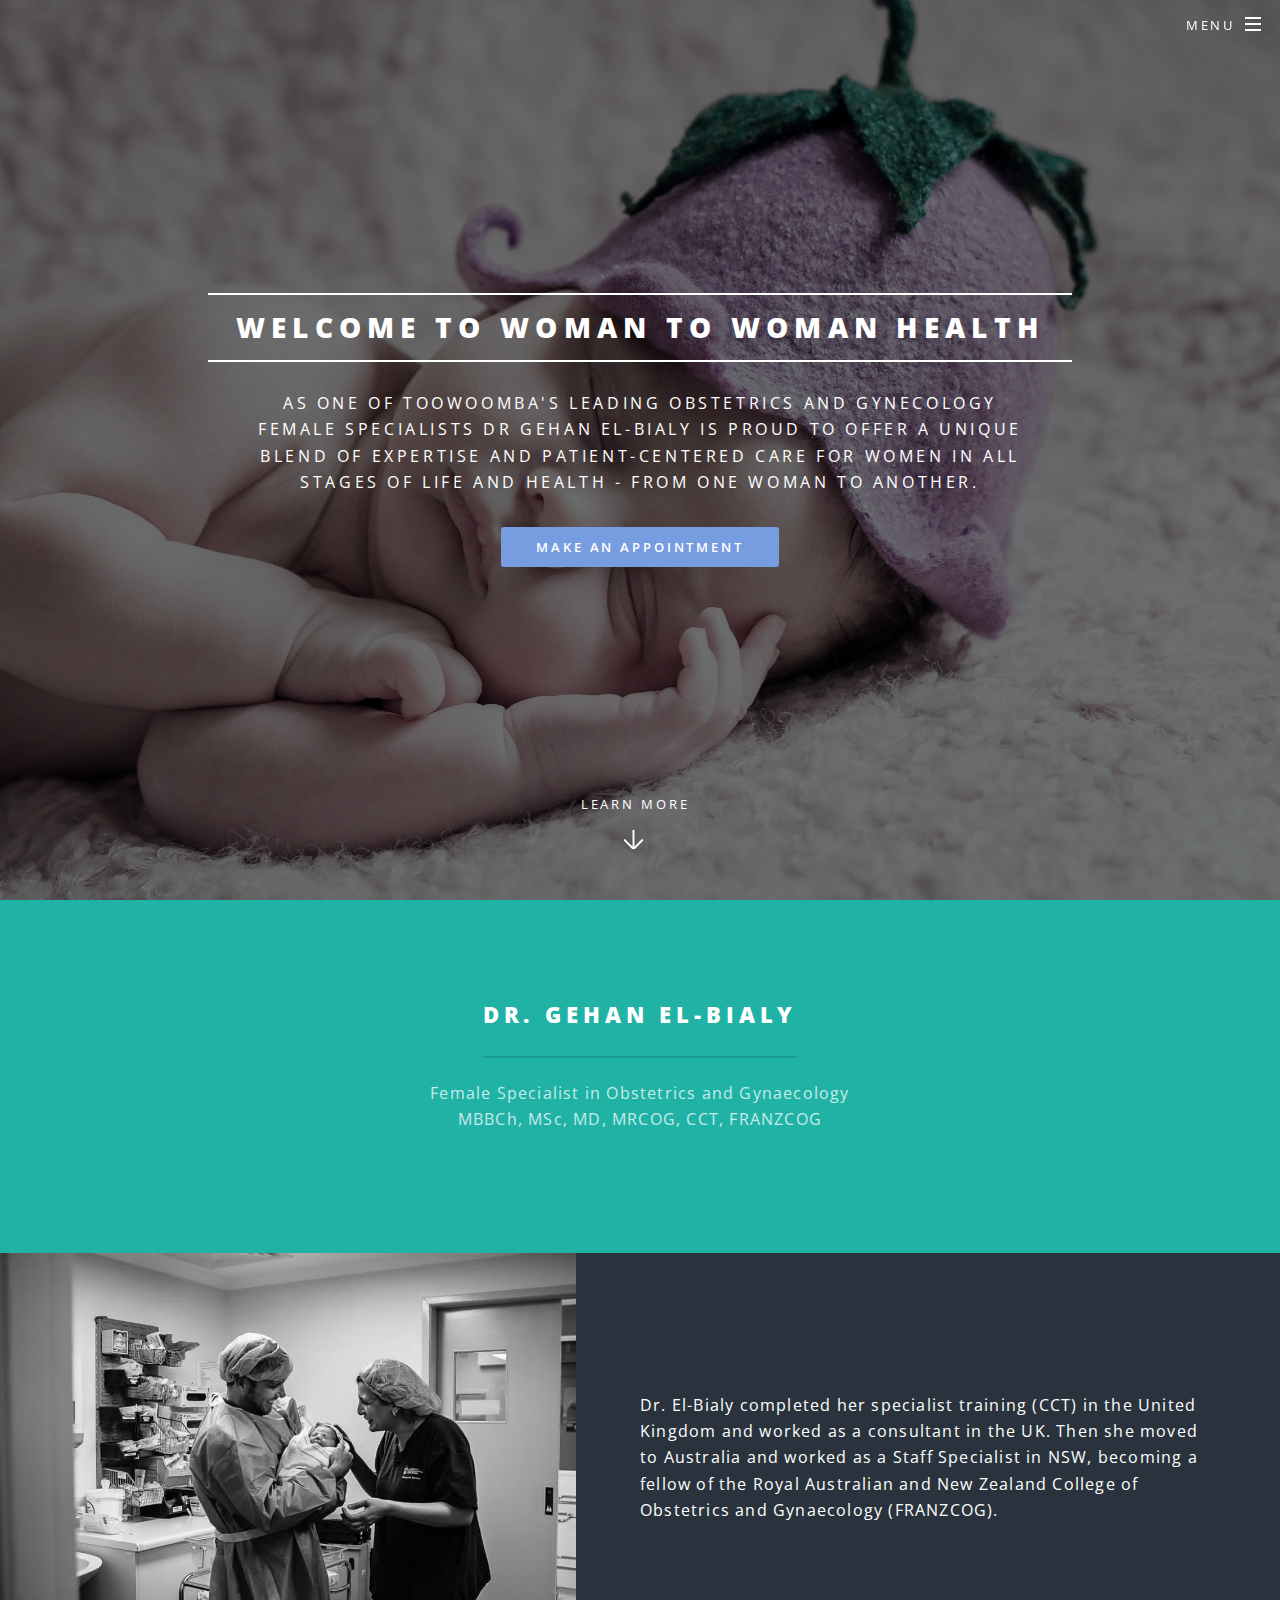
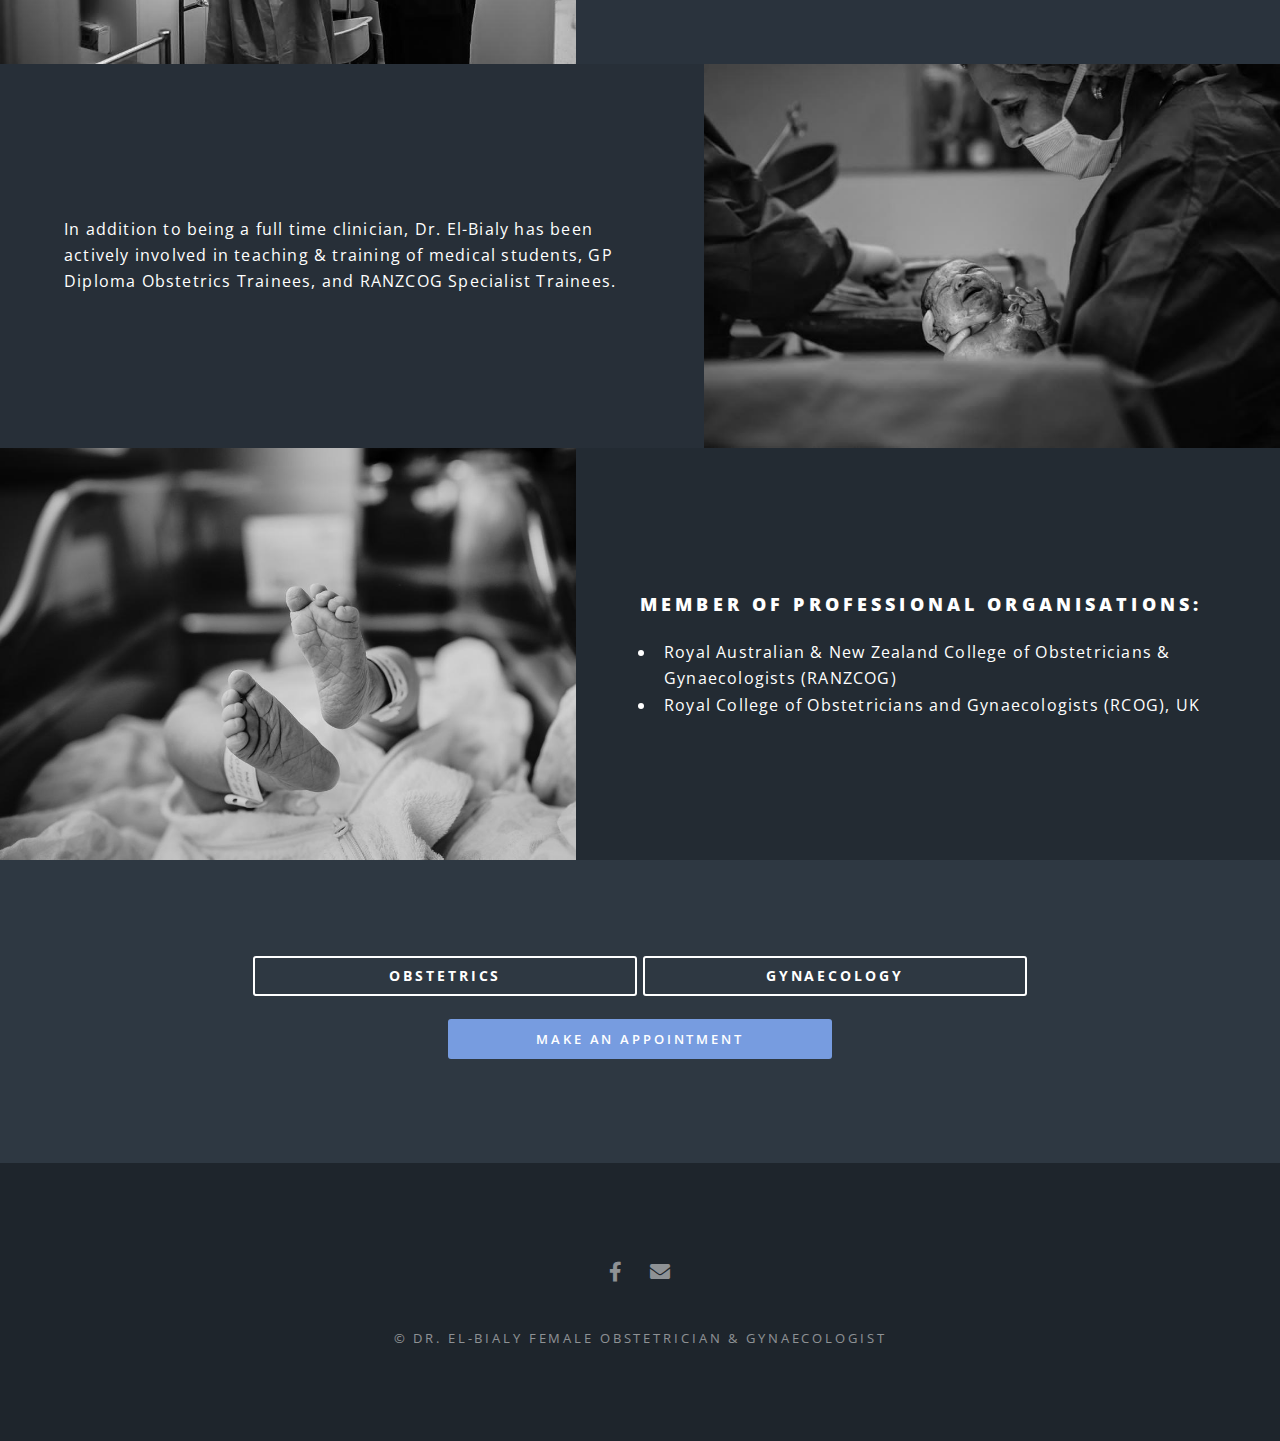
<file: index.html>
<!DOCTYPE html>
<html>
	<head>
		<title>Dr Gehan El-Bialy Female Obstetrician-Gynecologist Toowoomba</title>
		<link rel="icon" href="/images/icon.jpeg" type="image/x-icon" />
		<meta charset="utf-8" />
		<meta
			name="viewport"
			content="width=device-width, initial-scale=1, user-scalable=no"
		/>
		<meta name="robots" content="index, follow" />
		<meta
			name="description"
			content="Dr. El-Bialy, one of Toowoomba’s leading female Obstetrics & Gynaecology Specialist, has over 20 years experience, offering patient-centered care to all women."
		/>
		<link rel="stylesheet" href="assets/css/main.css" />
		<noscript><link rel="stylesheet" href="assets/css/noscript.css" /></noscript>
	</head>
	<body class="landing is-preload">
		<!-- Page Wrapper -->
		<div id="page-wrapper">
			<!-- Header -->
			<header id="header" class="alt">
				<h1><a href="index.html">Dr.El-Bialy</a></h1>
				<nav id="nav">
					<ul>
						<li class="special">
							<a href="#menu" class="menuToggle"><span>Menu</span></a>
							<div id="menu">
								<ul>
									<li><a href="index.html">Home</a></li>
									<li><a href="obstetrics.html">Obstetrics Services</a></li>
									<li><a href="GynaecologyWithPhoto.html">Gynaecology Services</a></li>
									<li><a href="contact.html">Contact Us</a></li>
								</ul>
							</div>
						</li>
					</ul>
				</nav>
			</header>

			<!-- Banner -->
			<section id="banner">
				<div class="inner">
					<h2>Welcome to Woman to Woman Health</h2>
					<p>
						As one of Toowoomba's leading Obstetrics and Gynecology <br />
						female specialists Dr Gehan El-Bialy is proud to offer a unique<br />
						blend of expertise and patient-centered care for women in all<br />
						stages of life and health - from one woman to another.
					</p>
					<ul class="actions special">
						<li>
							<a href="contact.html" class="button primary">Make an appointment</a>
						</li>
					</ul>
				</div>
				<a href="#one" class="more scrolly">Learn More</a>
			</section>

			<!-- One -->
			<section id="one" class="wrapper style1 special">
				<div class="inner">
					<header class="major">
						<h2>Dr. Gehan El-Bialy</h2>
						<p>
							Female Specialist in Obstetrics and Gynaecology<br />
							MBBCh, MSc, MD, MRCOG, CCT, FRANZCOG
						</p>
					</header>
				</div>
			</section>

			<!-- Two -->
			<section id="two" class="wrapper alt style2">
				<section class="spotlight">
					<div class="image"><img src="images/3.JPG" alt="" /></div>
					<div class="content">
						<p>
							Dr. El-Bialy completed her specialist training (CCT) in the United
							Kingdom and worked as a consultant in the UK. Then she moved to Australia
							and worked as a Staff Specialist in NSW, becoming a fellow of the Royal
							Australian and New Zealand College of Obstetrics and Gynaecology
							(FRANZCOG).
						</p>
					</div>
				</section>
				<section class="spotlight">
					<div class="image"><img src="images/1.JPG" alt="" /></div>
					<div class="content">
						<p>
							In addition to being a full time clinician, Dr. El-Bialy has been
							actively involved in teaching & training of medical students, GP Diploma
							Obstetrics Trainees, and RANZCOG Specialist Trainees.
						</p>
					</div>
				</section>
				<section class="spotlight">
					<div class="image"><img src="images/5.JPG" alt="" /></div>
					<div class="content">
						<h3>Member of Professional Organisations:</h3>
						<ul>
							<li>
								Royal Australian & New Zealand College of Obstetricians & Gynaecologists
								(RANZCOG)
							</li>
							<li>Royal College of Obstetricians and Gynaecologists (RCOG), UK</li>
						</ul>
					</div>
				</section>
				<!-- <section class="spotlight">
					<div class="image"><img src="images/6.JPG" alt="" /></div>
					<div class="content">
						<h4>Additional Qualifications and Certificates:</h4>
						<ul>
							<li>Advanced Antenatal practice, high-risk pregnancy</li>
							<li>Advanced labour ward module</li>
							<li>Advanced benign gynaecological surgery, hysteroscopy</li>
							<li>Certificate of Obstetric ultrasound scan</li>
						</ul>
					</div>
				</section> -->
			</section>

			<!-- CTA -->
			<section id="cta" class="wrapper style4">
				<div class="align-center">
					<ul class="actions stacked">
						<li>
							<a href="obstetrics.html" class="button fit">
								<strong style="font-size: 1.1em; font-weight: 700">Obstetrics</strong>
							</a>
							<a href="GynaecologyWithPhoto.html" class="button fit">
								<strong style="font-size: 1.1em; font-weight: 700">Gynaecology</strong>
							</a>
						</li>
						<li>
							<a href="contact.html" class="button primary fit">Make An Appointment</a>
						</li>
					</ul>
					<!-- </div> -->
				</div>
			</section>

			<!-- Footer -->
			<footer id="footer">
				<ul class="icons">
					<li>
						<a
							href="https://www.facebook.com/drgehanelbialy/"
							class="icon brands fa-facebook-f"
							><span class="label">Facebook</span></a
						>
					</li>
					<li>
						<a href="mailto:pm.elbialy@gmail.com" class="icon solid fa-envelope"
							><span class="label">Email</span></a
						>
					</li>
				</ul>
				<ul class="copyright">
					<li>&copy; Dr. El-Bialy Female Obstetrician & Gynaecologist</li>
				</ul>
			</footer>
		</div>

		<!-- Scripts -->
		<script src="assets/js/jquery.min.js"></script>
		<script src="assets/js/jquery.scrollex.min.js"></script>
		<script src="assets/js/jquery.scrolly.min.js"></script>
		<script src="assets/js/browser.min.js"></script>
		<script src="assets/js/breakpoints.min.js"></script>
		<script src="assets/js/util.js"></script>
		<script src="assets/js/main.js"></script>
	</body>
</html>
</file>
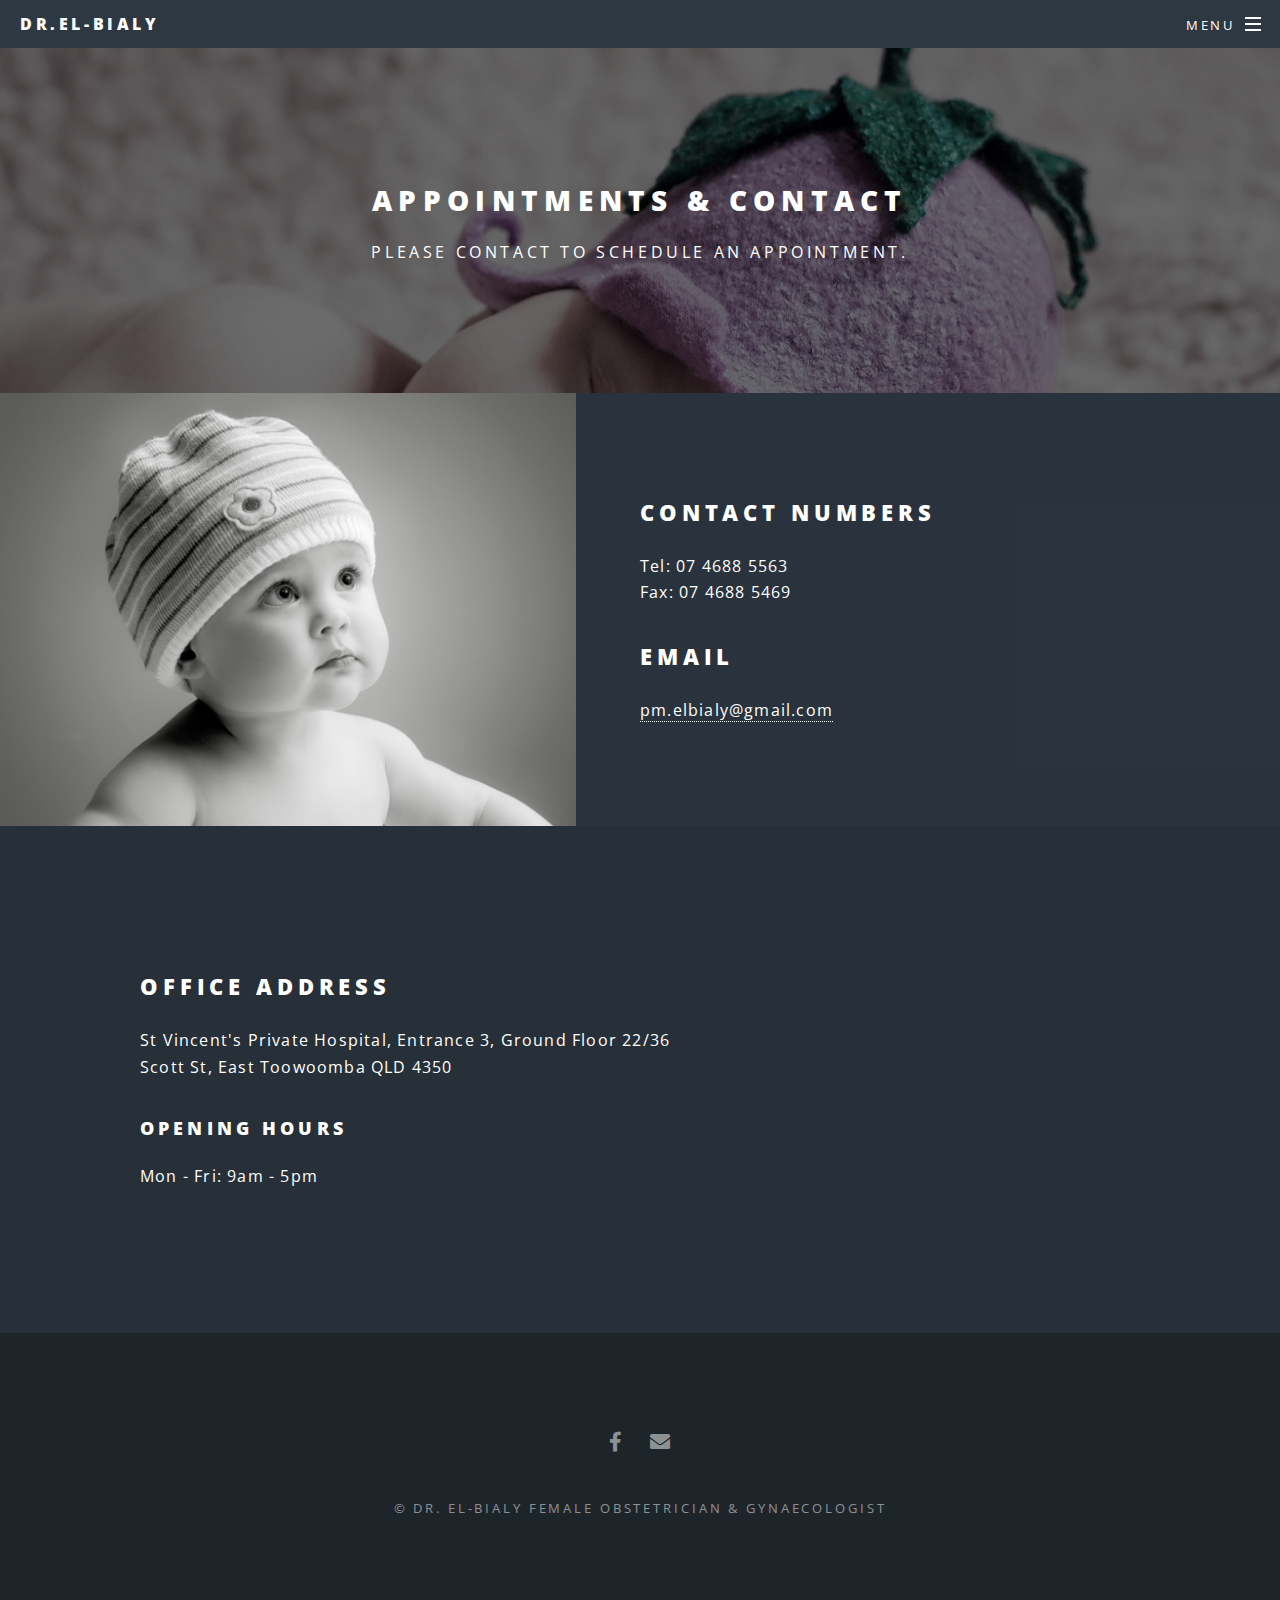
<file: contact.html>
<!DOCTYPE html>
<html>
	<head>
		<title>Dr Gehan El-Bialy Female Obstetrician-Gynecologist Toowoomba | Contact Us</title>
		<link rel="icon" href="/images/icon.jpeg" type="image/x-icon" />
		<meta charset="utf-8" />
		<meta
			name="viewport"
			content="width=device-width, initial-scale=1, user-scalable=no"
		/>
		<meta name="robots" content="index, follow" />
		<meta
			name="description"
			content="Book your appointment with Dr. Gehan El-Bialy and receive the best care from one woman to another."
		/>
		<link rel="stylesheet" href="assets/css/main.css" />
		<noscript><link rel="stylesheet" href="assets/css/noscript.css" /></noscript>
	</head>
	<body class="is-preload">
		<!-- Page Wrapper -->
		<div id="page-wrapper">
			<!-- Header -->
			<header id="header">
				<h1><a href="index.html">Dr.El-Bialy</a></h1>
				<nav id="nav">
					<ul>
						<li class="special">
							<a href="#menu" class="menuToggle"><span>Menu</span></a>
							<div id="menu">
								<ul>
									<li><a href="index.html">Home</a></li>
									<li><a href="obstetrics.html">Obstetrics Services</a></li>
									<li><a href="GynaecologyWithPhoto.html">Gynaecology Services</a></li>
									<li><a href="contact.html">Contact Us</a></li>
								</ul>
							</div>
						</li>
					</ul>
				</nav>
			</header>

			<!-- Main -->
			<article id="main">
				<header>
					<h2>APPOINTMENTS & CONTACT</h2>
					<p>Please contact to schedule an appointment.</p>
				</header>
				<section id="two" class="wrapper alt style2">
					<section class="spotlight">
						<div class="image"><img src="images/9.jpg" alt="" /></div>
						<div class="content">
							<h2>CONTACT NUMBERS</h2>
							<p>
								Tel: 07 4688 5563 </br>Fax: 07 4688 5469
							</p>
							<h2>Email</h2>
							<p>
								<a href=mailto:pm.elbialy@gmail.com>pm.elbialy@gmail.com</a>
							</p>		
						</div>
					</section>
					<section class="spotlight">
						<div class="map"><iframe src="https://www.google.com/maps/embed?pb=!1m18!1m12!1m3!1d3536.8726441638187!2d151.9698040146305!3d-27.566462727423964!2m3!1f0!2f0!3f0!3m2!1i1024!2i768!4f13.1!3m3!1m2!1s0x6b965c18fad01795%3A0xa09e343bb5ca5948!2sSt%20Vincent&#39;s%20Private%20Hospital%20Toowoomba!5e0!3m2!1sen!2seg!4v1617033603808!5m2!1sen!2seg" width="100%" height="500" style="border:0;" allowfullscreen="" loading="lazy"></iframe></div>
						<div class="content">
							<h2>OFFICE ADDRESS</h2>
							<p>
								St Vincent's Private Hospital, Entrance 3, Ground Floor 22/36 Scott St, East Toowoomba QLD 4350
							</p>
							<h3>OPENING HOURS</h2>
							<p>
								Mon - Fri: 9am - 5pm
							</p>
						</div>
					</section>
			</article>

			<!-- Footer -->
			<footer id="footer">
				<ul class="icons">
					<li>
						<a href="https://www.facebook.com/drgehanelbialy/" class="icon brands fa-facebook-f"
							><span class="label">Facebook</span></a
						>
					</li>
					<li>
						<a href="mailto:pm.elbialy@gmail.com" class="icon solid fa-envelope"
							><span class="label">Email</span></a
						>
					</li>
				</ul>
				<ul class="copyright">
					<li>&copy; Dr. El-Bialy Female Obstetrician & Gynaecologist</li>
				</ul>
			</footer>
		</div>

		<!-- Scripts -->
		<script src="assets/js/jquery.min.js"></script>
		<script src="assets/js/jquery.scrollex.min.js"></script>
		<script src="assets/js/jquery.scrolly.min.js"></script>
		<script src="assets/js/browser.min.js"></script>
		<script src="assets/js/breakpoints.min.js"></script>
		<script src="assets/js/util.js"></script>
		<script src="assets/js/main.js"></script>
	</body>
</html>
</file>
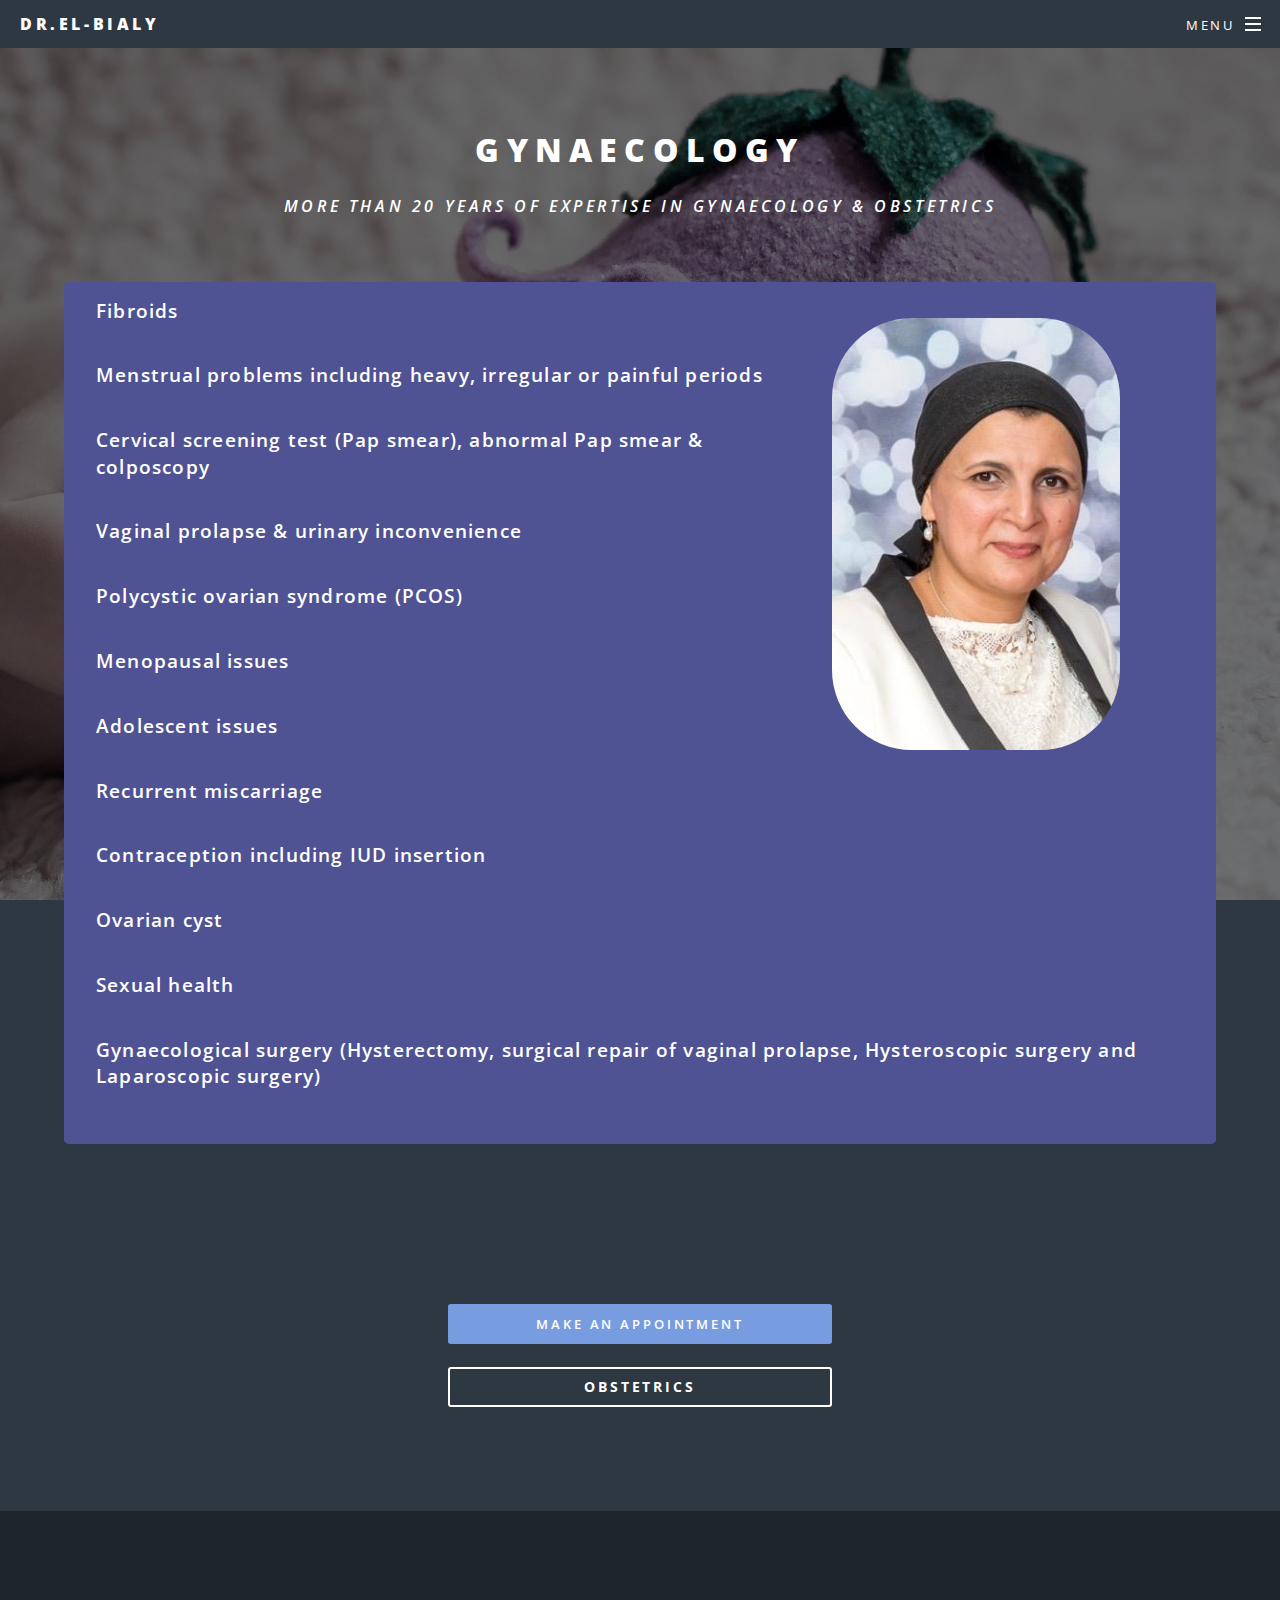
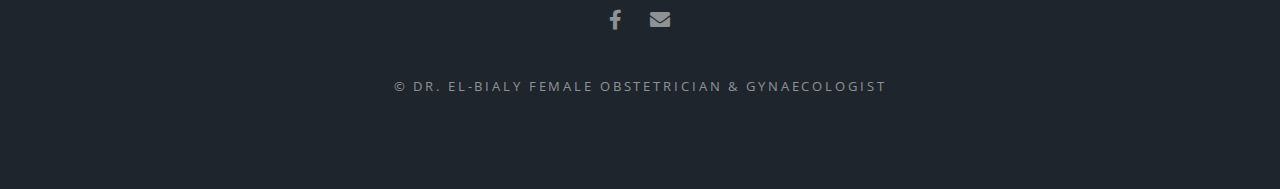
<file: GynaecologyWithPhoto.html>
<!DOCTYPE html>
<html>
	<head>
		<title>Dr Gehan El-Bialy Female Obstetrician-Gynecologist Toowoomba | Gynaecology Services</title>
		<link rel="icon" href="/images/icon.jpeg" type="image/x-icon" />
		<meta charset="utf-8" />
		<meta
			name="viewport"
			content="width=device-width, initial-scale=1, user-scalable=no"
		/>
		<meta name="robots" content="index, follow" />
		<meta
			name="description"
			content="Dr. El-Bialy, one of Toowoomba’s leading female Obstetrics & Gynaecology Specialist, has over 20 years experience, offering patient-centered care to all women."
		/>
		<link rel="stylesheet" href="assets/css/main.css" />
		<noscript><link rel="stylesheet" href="assets/css/noscript.css" /></noscript>
	</head>
	<body class="landing is-preload">
		<!-- Page Wrapper -->
		<div id="page-wrapper">
			<!-- Header -->
			<header id="header">
				<h1><a href="index.html">Dr.El-Bialy</a></h1>
				<nav id="nav">
					<ul>
						<li class="special">
							<a href="#menu" class="menuToggle"><span>Menu</span></a>
							<div id="menu">
								<ul>
									<li><a href="index.html">Home</a></li>
									<li><a href="obstetrics.html">Obstetrics Services</a></li>
									<li><a href="GynaecologyWithPhoto.html">Gynaecology Services</a></li>
									<li><a href="contact.html">Contact Us</a></li>
								</ul>
							</div>
						</li>
					</ul>
				</nav>
			</header>
			<article id="main">
				<section class="wrapper style4">
					<header>
						<h2
							class="align-center"
							style="font-size: 2em; margin-bottom: 0.5em; margin-top: 0.8em"
						>
							Gynaecology
						</h2>
						<h4
							class="align-center"
							style="margin-bottom: 4em; font-style: italic; font-weight: 600"
						>
							More than 20 years of expertise in Gynaecology &amp Obstetrics
						</h4>
					</header>
					<div class="inner-alt" style="padding-left: 2em">
						<div class="image right" style="margin-left: 0%">
							<div class="img-handler">
								<img
									style="
										border-bottom-left-radius: 5em;
										border-top-left-radius: 5em;
										border-bottom-right-radius: 5em;
										border-top-right-radius: 5em;
										margin-left: 4em;
									"
									src="images/10.jpeg"
									alt=""
								/>
							</div>
						</div>
						<p class="fnt-clr-g mar-ri">Fibroids</p>
						<p class="fnt-clr-g mar-ri">
							Menstrual problems including heavy, irregular or painful periods
						</p>
						<p class="fnt-clr-g mar-ri">
							Cervical screening test (Pap smear), abnormal Pap smear & colposcopy
						</p>
						<p class="fnt-clr-g mar-ri">Vaginal prolapse & urinary inconvenience</p>
						<p class="fnt-clr-g mar-ri">Polycystic ovarian syndrome (PCOS)</p>
						<p class="fnt-clr-g mar-ri">Menopausal issues</p>
						<p class="fnt-clr-g mar-ri">Adolescent issues</p>
						<p class="fnt-clr-g mar-ri">Recurrent miscarriage</p>
						<p class="fnt-clr-g mar-ri">Contraception including IUD insertion</p>
						<!-- <p class="fnt-clr-g mar-ri">Pelvic pain</p> -->
						<!-- <p class="fnt-clr-g mar-ri">Endometriosis</p> -->
						<p class="fnt-clr-g mar-ri">Ovarian cyst</p>
						<p class="fnt-clr-g mar-ri">Sexual health</p>
						<p class="fnt-clr-g fnt-clr-g1 mar-ri">
							Gynaecological surgery (Hysterectomy, surgical repair of vaginal
							prolapse, Hysteroscopic surgery and Laparoscopic surgery)
						</p>
					</div>
				</section>
			</article>

			<!-- CTA -->
			<section id="cta" class="wrapper style4">
				<div class="align-center">
					<ul class="actions stacked">
						<li>
							<a href="contact.html" class="button primary fit">Make An Appointment</a>
						</li>
						<li>
							<a href="obstetrics.html" class="button fit">
								<strong style="font-size: 1.1em; font-weight: 700">Obstetrics</strong>
							</a>
						</li>
					</ul>
					<!-- </div> -->
				</div>
			</section>

			<!-- Footer -->
			<footer id="footer">
				<ul class="icons">
					<li>
						<a
							href="https://www.facebook.com/drgehanelbialy/"
							class="icon brands fa-facebook-f"
							><span class="label">Facebook</span></a
						>
					</li>
					<li>
						<a href="mailto:pm.elbialy@gmail.com" class="icon solid fa-envelope"
							><span class="label">Email</span></a
						>
					</li>
				</ul>
				<ul class="copyright">
					<li>&copy; Dr. El-Bialy Female Obstetrician & Gynaecologist</li>
				</ul>
			</footer>
		</div>

		<!-- Scripts -->
		<script src="assets/js/jquery.min.js"></script>
		<script src="assets/js/jquery.scrollex.min.js"></script>
		<script src="assets/js/jquery.scrolly.min.js"></script>
		<script src="assets/js/browser.min.js"></script>
		<script src="assets/js/breakpoints.min.js"></script>
		<script src="assets/js/util.js"></script>
		<script src="assets/js/main.js"></script>
	</body>
</html>
</file>
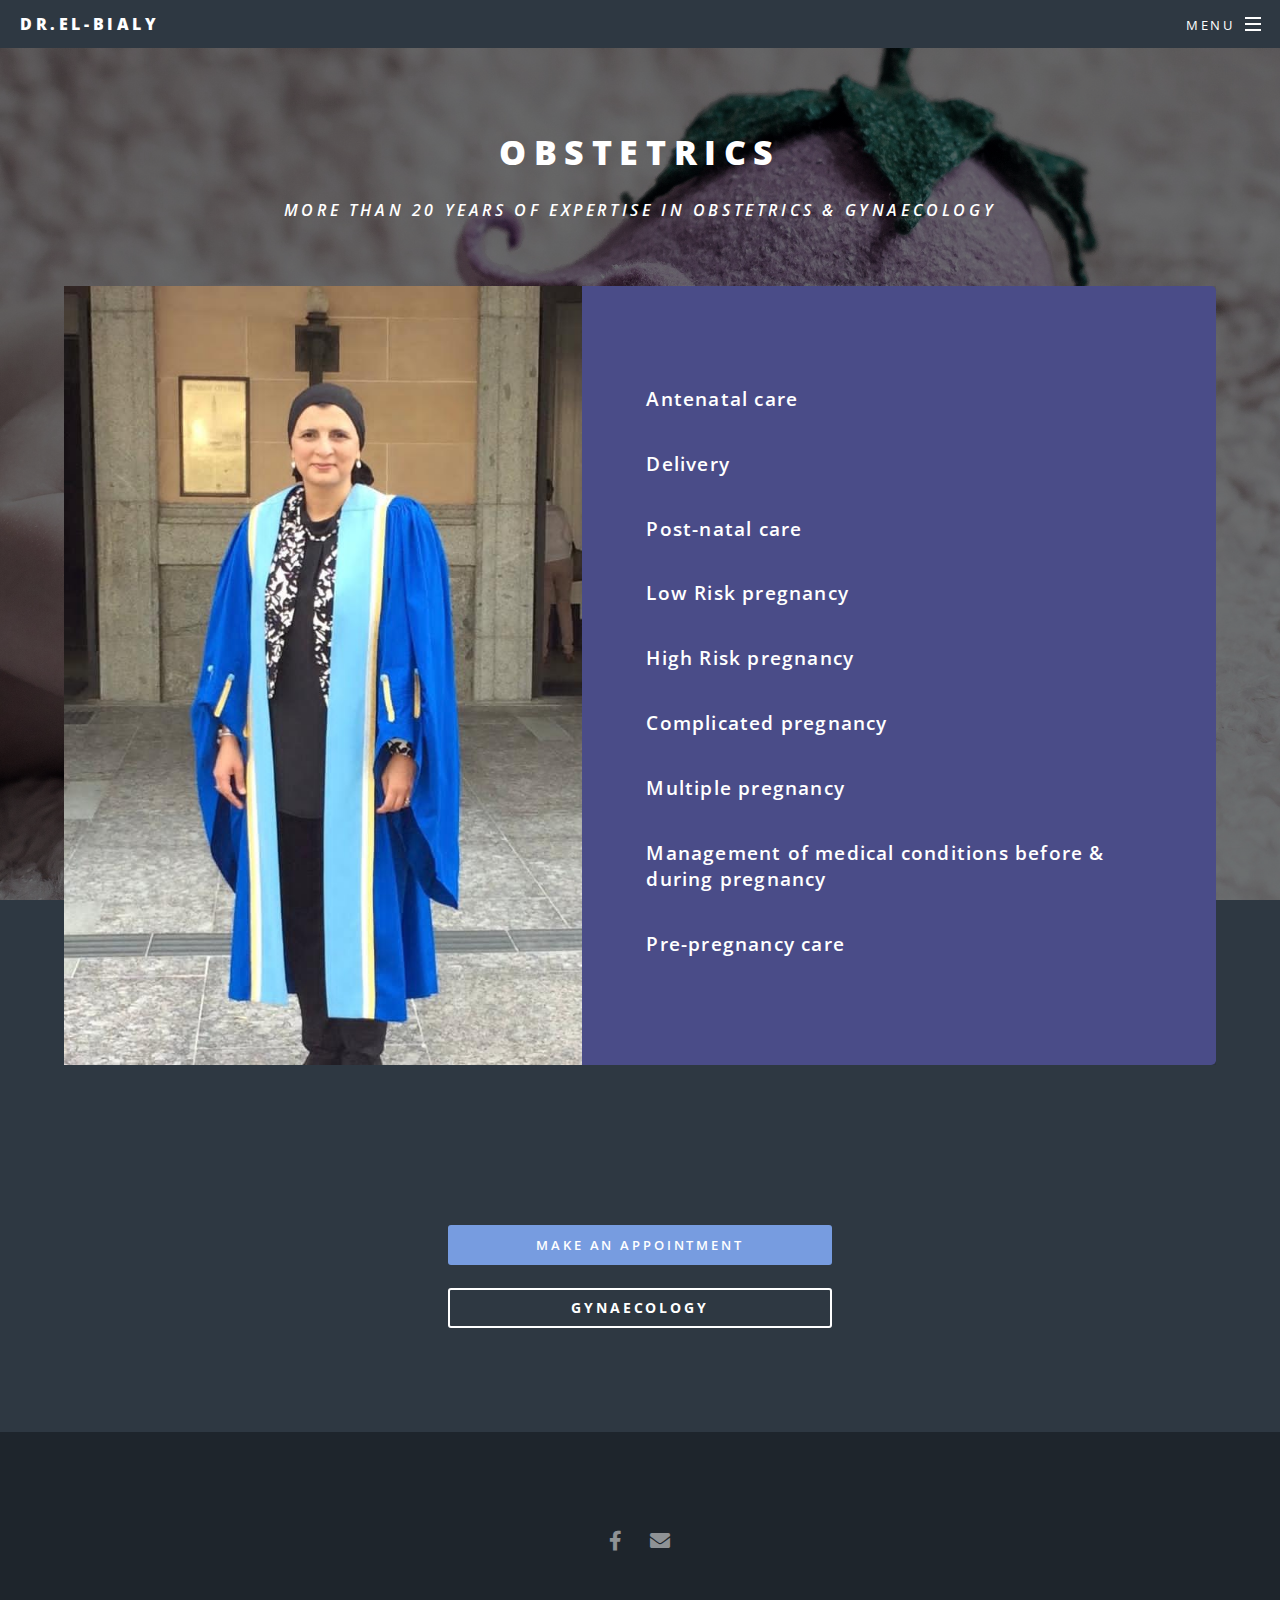
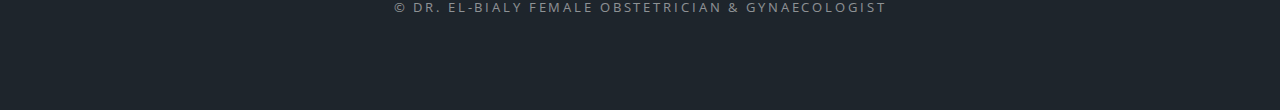
<file: obstetrics.html>
<!DOCTYPE html>
<html>
	<head>
		<title>
			Dr Gehan El-Bialy Female Obstetrician-Gynecologist Toowoomba | Obstetrics
			Services
		</title>
		<link rel="icon" href="/images/icon.jpeg" type="image/x-icon" />
		<meta charset="utf-8" />
		<meta
			name="viewport"
			content="width=device-width, initial-scale=1, user-scalable=no"
		/>
		<meta name="robots" content="index, follow" />
		<meta
			name="description"
			content="Dr. El-Bialy, one of Toowoomba’s leading female Obstetrics & Gynaecology Specialist, has over 20 years experience, offering patient-centered care to all women."
		/>
		<link rel="stylesheet" href="assets/css/main.css" />
		<noscript><link rel="stylesheet" href="assets/css/noscript.css" /></noscript>
	</head>
	<body class="landing is-preload">
		<!-- Page Wrapper -->
		<div id="page-wrapper">
			<!-- Header -->
			<header id="header">
				<h1><a href="index.html">Dr.El-Bialy</a></h1>
				<nav id="nav">
					<ul>
						<li class="special">
							<a href="#menu" class="menuToggle"><span>Menu</span></a>
							<div id="menu">
								<ul>
									<li><a href="index.html">Home</a></li>
									<li><a href="obstetrics.html">Obstetrics Services</a></li>
									<li><a href="GynaecologyWithPhoto.html">Gynaecology Services</a></li>
									<li><a href="contact.html">Contact Us</a></li>
								</ul>
							</div>
						</li>
					</ul>
				</nav>
			</header>
			<article id="main">
				<section class="wrapper style4">
					<header>
						<h2
							class="align-center"
							style="font-size: 2.1em; margin-bottom: 0.5em; margin-top: 0.8em"
						>
							Obstetrics
						</h2>
						<h4
							class="align-center"
							style="margin-bottom: 4em; font-style: italic; font-weight: 600"
						>
							More than 20 years of expertise in Obstetrics &amp Gynaecology
						</h4>
					</header>
					<div class="inner-alt" style="padding-top: 0%; padding-bottom: 0%">
						<section class="spotlight">
							<div class="image obs-img-handler">
								<img src="images/2.JPG" alt="" />
							</div>
							<div class="content">
								<p class="fnt-clr-g">Antenatal care</p>
								<p class="fnt-clr-g">Delivery</p>
								<p class="fnt-clr-g">Post-natal care</p>
								<p class="fnt-clr-g">Low Risk pregnancy</p>
								<p class="fnt-clr-g">High Risk pregnancy</p>
								<p class="fnt-clr-g">Complicated pregnancy</p>
								<p class="fnt-clr-g">Multiple pregnancy</p>
								<p class="fnt-clr-g">
									Management of medical conditions before & during pregnancy
								</p>
								<p class="fnt-clr-g">Pre-pregnancy care</p>
							</div>
						</section>
					</div>
				</section>
			</article>

			<!-- CTA -->
			<section id="cta" class="wrapper style4">
				<div class="align-center">
					<ul class="actions stacked">
						<li>
							<a href="contact.html" class="button primary fit">Make An Appointment</a>
						</li>
						<li>
							<a href="GynaecologyWithPhoto.html" class="button fit">
								<strong style="font-size: 1.1em; font-weight: 700">Gynaecology</strong>
							</a>
						</li>
					</ul>
					<!-- </div> -->
				</div>
			</section>

			<!-- Footer -->
			<footer id="footer">
				<ul class="icons">
					<li>
						<a
							href="https://www.facebook.com/drgehanelbialy/"
							class="icon brands fa-facebook-f"
							><span class="label">Facebook</span></a
						>
					</li>
					<li>
						<a href="mailto:pm.elbialy@gmail.com" class="icon solid fa-envelope"
							><span class="label">Email</span></a
						>
					</li>
				</ul>
				<ul class="copyright">
					<li>&copy; Dr. El-Bialy Female Obstetrician & Gynaecologist</li>
				</ul>
			</footer>
		</div>

		<!-- Scripts -->
		<script src="assets/js/jquery.min.js"></script>
		<script src="assets/js/jquery.scrollex.min.js"></script>
		<script src="assets/js/jquery.scrolly.min.js"></script>
		<script src="assets/js/browser.min.js"></script>
		<script src="assets/js/breakpoints.min.js"></script>
		<script src="assets/js/util.js"></script>
		<script src="assets/js/main.js"></script>
	</body>
</html>
</file>
<file: assets/css/noscript.css>
/* Banner */

body.is-preload #banner h2 {
	-moz-transform: none;
	-webkit-transform: none;
	-ms-transform: none;
	transform: none;
	opacity: 1;
}

body.is-preload #banner h2:before,
body.is-preload #banner h2:after {
	width: 100%;
}

body.is-preload #banner .more {
	-moz-transform: none;
	-webkit-transform: none;
	-ms-transform: none;
	transform: none;
	opacity: 1;
}

body.is-preload #banner:after {
	opacity: 0;
}
</file>
<file: assets/css/main.css>
@import url(fontawesome-all.min.css);
@import url("https://fonts.googleapis.com/css?family=Open+Sans:400,400italic,600,600italic,800,800italic");

html,
body,
div,
span,
applet,
object,
iframe,
h1,
h2,
h3,
h4,
h5,
h6,
p,
blockquote,
pre,
a,
abbr,
acronym,
address,
big,
cite,
code,
del,
dfn,
em,
img,
ins,
kbd,
q,
s,
samp,
small,
strike,
strong,
sub,
sup,
tt,
var,
b,
u,
i,
center,
dl,
dt,
dd,
ol,
ul,
li,
fieldset,
form,
label,
legend,
table,
caption,
tbody,
tfoot,
thead,
tr,
th,
td,
article,
aside,
canvas,
details,
embed,
figure,
figcaption,
footer,
header,
hgroup,
menu,
nav,
output,
ruby,
section,
summary,
time,
mark,
audio,
video {
	margin: 0;
	padding: 0;
	border: 0;
	font-size: 100%;
	font: inherit;
	vertical-align: baseline;
}

article,
aside,
details,
figcaption,
figure,
footer,
header,
hgroup,
menu,
nav,
section {
	display: block;
}

body {
	line-height: 1;
}

ol,
ul {
	list-style: none;
}

blockquote,
q {
	quotes: none;
}

blockquote:before,
blockquote:after,
q:before,
q:after {
	content: "";
	content: none;
}

table {
	border-collapse: collapse;
	border-spacing: 0;
}

body {
	-webkit-text-size-adjust: none;
}

mark {
	background-color: transparent;
	color: inherit;
}

input::-moz-focus-inner {
	border: 0;
	padding: 0;
}

input,
select,
textarea {
	-moz-appearance: none;
	-webkit-appearance: none;
	-ms-appearance: none;
	appearance: none;
}

/* Basic */

@-ms-viewport {
	width: device-width;
}

html {
	box-sizing: border-box;
}

*,
*:before,
*:after {
	box-sizing: inherit;
}

body {
	background: #2e3842;
}

body.is-preload *,
body.is-preload *:before,
body.is-preload *:after {
	-moz-animation: none !important;
	-webkit-animation: none !important;
	-ms-animation: none !important;
	animation: none !important;
	-moz-transition: none !important;
	-webkit-transition: none !important;
	-ms-transition: none !important;
	transition: none !important;
}

body,
input,
select,
textarea {
	color: #fff;
	font-family: "Open Sans", Helvetica, sans-serif;
	font-size: 15pt;
	font-weight: 400;
	letter-spacing: 0.075em;
	line-height: 1.65em;
}

@media screen and (max-width: 1680px) {
	body,
	input,
	select,
	textarea {
		font-size: 13pt;
	}
}

@media screen and (max-width: 1280px) {
	body,
	input,
	select,
	textarea {
		font-size: 12pt;
	}
}

@media screen and (max-width: 736px) {
	body,
	input,
	select,
	textarea {
		font-size: 11pt;
		letter-spacing: 0.0375em;
	}
}

a {
	-moz-transition: color 0.2s ease, border-bottom-color 0.2s ease;
	-webkit-transition: color 0.2s ease, border-bottom-color 0.2s ease;
	-ms-transition: color 0.2s ease, border-bottom-color 0.2s ease;
	transition: color 0.2s ease, border-bottom-color 0.2s ease;
	border-bottom: dotted 1px;
	color: inherit;
	text-decoration: none;
}

a:hover {
	border-bottom-color: transparent;
}

strong,
b {
	color: #fff;
	font-weight: 600;
}

em,
i {
	font-style: italic;
}

p {
	margin: 0 0 2em 0;
}

h1,
h2,
h3,
h4,
h5,
h6 {
	color: #fff;
	font-weight: 800;
	letter-spacing: 0.225em;
	line-height: 1em;
	margin: 0 0 1em 0;
	text-transform: uppercase;
}

h1 a,
h2 a,
h3 a,
h4 a,
h5 a,
h6 a {
	color: inherit;
	text-decoration: none;
}

h2 {
	font-size: 1.35em;
	line-height: 1.75em;
}

@media screen and (max-width: 736px) {
	h2 {
		font-size: 1.1em;
		line-height: 1.65em;
	}
}

h3 {
	font-size: 1.15em;
	line-height: 1.75em;
}

@media screen and (max-width: 736px) {
	h3 {
		font-size: 1em;
		line-height: 1.65em;
	}
}

h4 {
	font-size: 1em;
	line-height: 1.5em;
}

h5 {
	font-size: 0.8em;
	line-height: 1.5em;
}

h6 {
	font-size: 0.7em;
	line-height: 1.5em;
}

sub {
	font-size: 0.8em;
	position: relative;
	top: 0.5em;
}

sup {
	font-size: 0.8em;
	position: relative;
	top: -0.5em;
}

hr {
	border: 0;
	border-bottom: solid 2px #fff;
	margin: 3em 0;
}

hr.major {
	margin: 4.5em 0;
}

blockquote {
	border-left: solid 4px #fff;
	font-style: italic;
	margin: 0 0 2em 0;
	padding: 0.5em 0 0.5em 2em;
}

code {
	background: rgba(144, 144, 144, 0.25);
	border-radius: 3px;
	font-family: "Courier New", monospace;
	font-size: 0.9em;
	letter-spacing: 0;
	margin: 0 0.25em;
	padding: 0.25em 0.65em;
}

pre {
	-webkit-overflow-scrolling: touch;
	font-family: "Courier New", monospace;
	font-size: 0.9em;
	margin: 0 0 2em 0;
}

pre code {
	display: block;
	line-height: 1.75em;
	padding: 1em 1.5em;
	overflow-x: auto;
}

.align-left {
	text-align: left;
}

.align-center {
	text-align: center;
}

.align-right {
	text-align: right;
}

/* Row */

.row {
	display: flex;
	flex-wrap: wrap;
	box-sizing: border-box;
	align-items: stretch;
}

.row > * {
	box-sizing: border-box;
}

.row.gtr-uniform > * > :last-child {
	margin-bottom: 0;
}

.row.aln-left {
	justify-content: flex-start;
}

.row.aln-center {
	justify-content: center;
}

.row.aln-right {
	justify-content: flex-end;
}

.row.aln-top {
	align-items: flex-start;
}

.row.aln-middle {
	align-items: center;
}

.row.aln-bottom {
	align-items: flex-end;
}

.row > .imp {
	order: -1;
}

.row > .col-1 {
	width: 8.33333%;
}

.row > .off-1 {
	margin-left: 8.33333%;
}

.row > .col-2 {
	width: 16.66667%;
}

.row > .off-2 {
	margin-left: 16.66667%;
}

.row > .col-3 {
	width: 25%;
}

.row > .off-3 {
	margin-left: 25%;
}

.row > .col-4 {
	width: 33.33333%;
}

.row > .off-4 {
	margin-left: 33.33333%;
}

.row > .col-5 {
	width: 41.66667%;
}

.row > .off-5 {
	margin-left: 41.66667%;
}

.row > .col-6 {
	width: 50%;
}

.row > .off-6 {
	margin-left: 50%;
}

.row > .col-7 {
	width: 58.33333%;
}

.row > .off-7 {
	margin-left: 58.33333%;
}

.row > .col-8 {
	width: 66.66667%;
}

.row > .off-8 {
	margin-left: 66.66667%;
}

.row > .col-9 {
	width: 75%;
}

.row > .off-9 {
	margin-left: 75%;
}

.row > .col-10 {
	width: 83.33333%;
}

.row > .off-10 {
	margin-left: 83.33333%;
}

.row > .col-11 {
	width: 91.66667%;
}

.row > .off-11 {
	margin-left: 91.66667%;
}

.row > .col-12 {
	width: 100%;
}

.row > .off-12 {
	margin-left: 100%;
}

.row.gtr-0 {
	margin-top: 0;
	margin-left: 0em;
}

.row.gtr-0 > * {
	padding: 0 0 0 0em;
}

.row.gtr-0.gtr-uniform {
	margin-top: 0em;
}

.row.gtr-0.gtr-uniform > * {
	padding-top: 0em;
}

.row.gtr-25 {
	margin-top: 0;
	margin-left: -0.375em;
}

.row.gtr-25 > * {
	padding: 0 0 0 0.375em;
}

.row.gtr-25.gtr-uniform {
	margin-top: -0.375em;
}

.row.gtr-25.gtr-uniform > * {
	padding-top: 0.375em;
}

.row.gtr-50 {
	margin-top: 0;
	margin-left: -0.75em;
}

.row.gtr-50 > * {
	padding: 0 0 0 0.75em;
}

.row.gtr-50.gtr-uniform {
	margin-top: -0.75em;
}

.row.gtr-50.gtr-uniform > * {
	padding-top: 0.75em;
}

.row {
	margin-top: 0;
	margin-left: -1.5em;
}

.row > * {
	padding: 0 0 0 1.5em;
}

.row.gtr-uniform {
	margin-top: -1.5em;
}

.row.gtr-uniform > * {
	padding-top: 1.5em;
}

.row.gtr-150 {
	margin-top: 0;
	margin-left: -2.25em;
}

.row.gtr-150 > * {
	padding: 0 0 0 2.25em;
}

.row.gtr-150.gtr-uniform {
	margin-top: -2.25em;
}

.row.gtr-150.gtr-uniform > * {
	padding-top: 2.25em;
}

.row.gtr-200 {
	margin-top: 0;
	margin-left: -3em;
}

.row.gtr-200 > * {
	padding: 0 0 0 3em;
}

.row.gtr-200.gtr-uniform {
	margin-top: -3em;
}

.row.gtr-200.gtr-uniform > * {
	padding-top: 3em;
}

@media screen and (max-width: 1680px) {
	.row {
		display: flex;
		flex-wrap: wrap;
		box-sizing: border-box;
		align-items: stretch;
	}

	.row > * {
		box-sizing: border-box;
	}

	.row.gtr-uniform > * > :last-child {
		margin-bottom: 0;
	}

	.row.aln-left {
		justify-content: flex-start;
	}

	.row.aln-center {
		justify-content: center;
	}

	.row.aln-right {
		justify-content: flex-end;
	}

	.row.aln-top {
		align-items: flex-start;
	}

	.row.aln-middle {
		align-items: center;
	}

	.row.aln-bottom {
		align-items: flex-end;
	}

	.row > .imp-xlarge {
		order: -1;
	}

	.row > .col-1-xlarge {
		width: 8.33333%;
	}

	.row > .off-1-xlarge {
		margin-left: 8.33333%;
	}

	.row > .col-2-xlarge {
		width: 16.66667%;
	}

	.row > .off-2-xlarge {
		margin-left: 16.66667%;
	}

	.row > .col-3-xlarge {
		width: 25%;
	}

	.row > .off-3-xlarge {
		margin-left: 25%;
	}

	.row > .col-4-xlarge {
		width: 33.33333%;
	}

	.row > .off-4-xlarge {
		margin-left: 33.33333%;
	}

	.row > .col-5-xlarge {
		width: 41.66667%;
	}

	.row > .off-5-xlarge {
		margin-left: 41.66667%;
	}

	.row > .col-6-xlarge {
		width: 50%;
	}

	.row > .off-6-xlarge {
		margin-left: 50%;
	}

	.row > .col-7-xlarge {
		width: 58.33333%;
	}

	.row > .off-7-xlarge {
		margin-left: 58.33333%;
	}

	.row > .col-8-xlarge {
		width: 66.66667%;
	}

	.row > .off-8-xlarge {
		margin-left: 66.66667%;
	}

	.row > .col-9-xlarge {
		width: 75%;
	}

	.row > .off-9-xlarge {
		margin-left: 75%;
	}

	.row > .col-10-xlarge {
		width: 83.33333%;
	}

	.row > .off-10-xlarge {
		margin-left: 83.33333%;
	}

	.row > .col-11-xlarge {
		width: 91.66667%;
	}

	.row > .off-11-xlarge {
		margin-left: 91.66667%;
	}

	.row > .col-12-xlarge {
		width: 100%;
	}

	.row > .off-12-xlarge {
		margin-left: 100%;
	}

	.row.gtr-0 {
		margin-top: 0;
		margin-left: 0em;
	}

	.row.gtr-0 > * {
		padding: 0 0 0 0em;
	}

	.row.gtr-0.gtr-uniform {
		margin-top: 0em;
	}

	.row.gtr-0.gtr-uniform > * {
		padding-top: 0em;
	}

	.row.gtr-25 {
		margin-top: 0;
		margin-left: -0.375em;
	}

	.row.gtr-25 > * {
		padding: 0 0 0 0.375em;
	}

	.row.gtr-25.gtr-uniform {
		margin-top: -0.375em;
	}

	.row.gtr-25.gtr-uniform > * {
		padding-top: 0.375em;
	}

	.row.gtr-50 {
		margin-top: 0;
		margin-left: -0.75em;
	}

	.row.gtr-50 > * {
		padding: 0 0 0 0.75em;
	}

	.row.gtr-50.gtr-uniform {
		margin-top: -0.75em;
	}

	.row.gtr-50.gtr-uniform > * {
		padding-top: 0.75em;
	}

	.row {
		margin-top: 0;
		margin-left: -1.5em;
	}

	.row > * {
		padding: 0 0 0 1.5em;
	}

	.row.gtr-uniform {
		margin-top: -1.5em;
	}

	.row.gtr-uniform > * {
		padding-top: 1.5em;
	}

	.row.gtr-150 {
		margin-top: 0;
		margin-left: -2.25em;
	}

	.row.gtr-150 > * {
		padding: 0 0 0 2.25em;
	}

	.row.gtr-150.gtr-uniform {
		margin-top: -2.25em;
	}

	.row.gtr-150.gtr-uniform > * {
		padding-top: 2.25em;
	}

	.row.gtr-200 {
		margin-top: 0;
		margin-left: -3em;
	}

	.row.gtr-200 > * {
		padding: 0 0 0 3em;
	}

	.row.gtr-200.gtr-uniform {
		margin-top: -3em;
	}

	.row.gtr-200.gtr-uniform > * {
		padding-top: 3em;
	}
}

@media screen and (max-width: 1280px) {
	.row {
		display: flex;
		flex-wrap: wrap;
		box-sizing: border-box;
		align-items: stretch;
	}

	.row > * {
		box-sizing: border-box;
	}

	.row.gtr-uniform > * > :last-child {
		margin-bottom: 0;
	}

	.row.aln-left {
		justify-content: flex-start;
	}

	.row.aln-center {
		justify-content: center;
	}

	.row.aln-right {
		justify-content: flex-end;
	}

	.row.aln-top {
		align-items: flex-start;
	}

	.row.aln-middle {
		align-items: center;
	}

	.row.aln-bottom {
		align-items: flex-end;
	}

	.row > .imp-large {
		order: -1;
	}

	.row > .col-1-large {
		width: 8.33333%;
	}

	.row > .off-1-large {
		margin-left: 8.33333%;
	}

	.row > .col-2-large {
		width: 16.66667%;
	}

	.row > .off-2-large {
		margin-left: 16.66667%;
	}

	.row > .col-3-large {
		width: 25%;
	}

	.row > .off-3-large {
		margin-left: 25%;
	}

	.row > .col-4-large {
		width: 33.33333%;
	}

	.row > .off-4-large {
		margin-left: 33.33333%;
	}

	.row > .col-5-large {
		width: 41.66667%;
	}

	.row > .off-5-large {
		margin-left: 41.66667%;
	}

	.row > .col-6-large {
		width: 50%;
	}

	.row > .off-6-large {
		margin-left: 50%;
	}

	.row > .col-7-large {
		width: 58.33333%;
	}

	.row > .off-7-large {
		margin-left: 58.33333%;
	}

	.row > .col-8-large {
		width: 66.66667%;
	}

	.row > .off-8-large {
		margin-left: 66.66667%;
	}

	.row > .col-9-large {
		width: 75%;
	}

	.row > .off-9-large {
		margin-left: 75%;
	}

	.row > .col-10-large {
		width: 83.33333%;
	}

	.row > .off-10-large {
		margin-left: 83.33333%;
	}

	.row > .col-11-large {
		width: 91.66667%;
	}

	.row > .off-11-large {
		margin-left: 91.66667%;
	}

	.row > .col-12-large {
		width: 100%;
	}

	.row > .off-12-large {
		margin-left: 100%;
	}

	.row.gtr-0 {
		margin-top: 0;
		margin-left: 0em;
	}

	.row.gtr-0 > * {
		padding: 0 0 0 0em;
	}

	.row.gtr-0.gtr-uniform {
		margin-top: 0em;
	}

	.row.gtr-0.gtr-uniform > * {
		padding-top: 0em;
	}

	.row.gtr-25 {
		margin-top: 0;
		margin-left: -0.375em;
	}

	.row.gtr-25 > * {
		padding: 0 0 0 0.375em;
	}

	.row.gtr-25.gtr-uniform {
		margin-top: -0.375em;
	}

	.row.gtr-25.gtr-uniform > * {
		padding-top: 0.375em;
	}

	.row.gtr-50 {
		margin-top: 0;
		margin-left: -0.75em;
	}

	.row.gtr-50 > * {
		padding: 0 0 0 0.75em;
	}

	.row.gtr-50.gtr-uniform {
		margin-top: -0.75em;
	}

	.row.gtr-50.gtr-uniform > * {
		padding-top: 0.75em;
	}

	.row {
		margin-top: 0;
		margin-left: -1.5em;
	}

	.row > * {
		padding: 0 0 0 1.5em;
	}

	.row.gtr-uniform {
		margin-top: -1.5em;
	}

	.row.gtr-uniform > * {
		padding-top: 1.5em;
	}

	.row.gtr-150 {
		margin-top: 0;
		margin-left: -2.25em;
	}

	.row.gtr-150 > * {
		padding: 0 0 0 2.25em;
	}

	.row.gtr-150.gtr-uniform {
		margin-top: -2.25em;
	}

	.row.gtr-150.gtr-uniform > * {
		padding-top: 2.25em;
	}

	.row.gtr-200 {
		margin-top: 0;
		margin-left: -3em;
	}

	.row.gtr-200 > * {
		padding: 0 0 0 3em;
	}

	.row.gtr-200.gtr-uniform {
		margin-top: -3em;
	}

	.row.gtr-200.gtr-uniform > * {
		padding-top: 3em;
	}
}

@media screen and (max-width: 980px) {
	.row {
		display: flex;
		flex-wrap: wrap;
		box-sizing: border-box;
		align-items: stretch;
	}

	.row > * {
		box-sizing: border-box;
	}

	.row.gtr-uniform > * > :last-child {
		margin-bottom: 0;
	}

	.row.aln-left {
		justify-content: flex-start;
	}

	.row.aln-center {
		justify-content: center;
	}

	.row.aln-right {
		justify-content: flex-end;
	}

	.row.aln-top {
		align-items: flex-start;
	}

	.row.aln-middle {
		align-items: center;
	}

	.row.aln-bottom {
		align-items: flex-end;
	}

	.row > .imp-medium {
		order: -1;
	}

	.row > .col-1-medium {
		width: 8.33333%;
	}

	.row > .off-1-medium {
		margin-left: 8.33333%;
	}

	.row > .col-2-medium {
		width: 16.66667%;
	}

	.row > .off-2-medium {
		margin-left: 16.66667%;
	}

	.row > .col-3-medium {
		width: 25%;
	}

	.row > .off-3-medium {
		margin-left: 25%;
	}

	.row > .col-4-medium {
		width: 33.33333%;
	}

	.row > .off-4-medium {
		margin-left: 33.33333%;
	}

	.row > .col-5-medium {
		width: 41.66667%;
	}

	.row > .off-5-medium {
		margin-left: 41.66667%;
	}

	.row > .col-6-medium {
		width: 50%;
	}

	.row > .off-6-medium {
		margin-left: 50%;
	}

	.row > .col-7-medium {
		width: 58.33333%;
	}

	.row > .off-7-medium {
		margin-left: 58.33333%;
	}

	.row > .col-8-medium {
		width: 66.66667%;
	}

	.row > .off-8-medium {
		margin-left: 66.66667%;
	}

	.row > .col-9-medium {
		width: 75%;
	}

	.row > .off-9-medium {
		margin-left: 75%;
	}

	.row > .col-10-medium {
		width: 83.33333%;
	}

	.row > .off-10-medium {
		margin-left: 83.33333%;
	}

	.row > .col-11-medium {
		width: 91.66667%;
	}

	.row > .off-11-medium {
		margin-left: 91.66667%;
	}

	.row > .col-12-medium {
		width: 100%;
	}

	.row > .off-12-medium {
		margin-left: 100%;
	}

	.row.gtr-0 {
		margin-top: 0;
		margin-left: 0em;
	}

	.row.gtr-0 > * {
		padding: 0 0 0 0em;
	}

	.row.gtr-0.gtr-uniform {
		margin-top: 0em;
	}

	.row.gtr-0.gtr-uniform > * {
		padding-top: 0em;
	}

	.row.gtr-25 {
		margin-top: 0;
		margin-left: -0.375em;
	}

	.row.gtr-25 > * {
		padding: 0 0 0 0.375em;
	}

	.row.gtr-25.gtr-uniform {
		margin-top: -0.375em;
	}

	.row.gtr-25.gtr-uniform > * {
		padding-top: 0.375em;
	}

	.row.gtr-50 {
		margin-top: 0;
		margin-left: -0.75em;
	}

	.row.gtr-50 > * {
		padding: 0 0 0 0.75em;
	}

	.row.gtr-50.gtr-uniform {
		margin-top: -0.75em;
	}

	.row.gtr-50.gtr-uniform > * {
		padding-top: 0.75em;
	}

	.row {
		margin-top: 0;
		margin-left: -1.5em;
	}

	.row > * {
		padding: 0 0 0 1.5em;
	}

	.row.gtr-uniform {
		margin-top: -1.5em;
	}

	.row.gtr-uniform > * {
		padding-top: 1.5em;
	}

	.row.gtr-150 {
		margin-top: 0;
		margin-left: -2.25em;
	}

	.row.gtr-150 > * {
		padding: 0 0 0 2.25em;
	}

	.row.gtr-150.gtr-uniform {
		margin-top: -2.25em;
	}

	.row.gtr-150.gtr-uniform > * {
		padding-top: 2.25em;
	}

	.row.gtr-200 {
		margin-top: 0;
		margin-left: -3em;
	}

	.row.gtr-200 > * {
		padding: 0 0 0 3em;
	}

	.row.gtr-200.gtr-uniform {
		margin-top: -3em;
	}

	.row.gtr-200.gtr-uniform > * {
		padding-top: 3em;
	}
}

@media screen and (max-width: 736px) {
	.row {
		display: flex;
		flex-wrap: wrap;
		box-sizing: border-box;
		align-items: stretch;
	}

	.row > * {
		box-sizing: border-box;
	}

	.row.gtr-uniform > * > :last-child {
		margin-bottom: 0;
	}

	.row.aln-left {
		justify-content: flex-start;
	}

	.row.aln-center {
		justify-content: center;
	}

	.row.aln-right {
		justify-content: flex-end;
	}

	.row.aln-top {
		align-items: flex-start;
	}

	.row.aln-middle {
		align-items: center;
	}

	.row.aln-bottom {
		align-items: flex-end;
	}

	.row > .imp-small {
		order: -1;
	}

	.row > .col-1-small {
		width: 8.33333%;
	}

	.row > .off-1-small {
		margin-left: 8.33333%;
	}

	.row > .col-2-small {
		width: 16.66667%;
	}

	.row > .off-2-small {
		margin-left: 16.66667%;
	}

	.row > .col-3-small {
		width: 25%;
	}

	.row > .off-3-small {
		margin-left: 25%;
	}

	.row > .col-4-small {
		width: 33.33333%;
	}

	.row > .off-4-small {
		margin-left: 33.33333%;
	}

	.row > .col-5-small {
		width: 41.66667%;
	}

	.row > .off-5-small {
		margin-left: 41.66667%;
	}

	.row > .col-6-small {
		width: 50%;
	}

	.row > .off-6-small {
		margin-left: 50%;
	}

	.row > .col-7-small {
		width: 58.33333%;
	}

	.row > .off-7-small {
		margin-left: 58.33333%;
	}

	.row > .col-8-small {
		width: 66.66667%;
	}

	.row > .off-8-small {
		margin-left: 66.66667%;
	}

	.row > .col-9-small {
		width: 75%;
	}

	.row > .off-9-small {
		margin-left: 75%;
	}

	.row > .col-10-small {
		width: 83.33333%;
	}

	.row > .off-10-small {
		margin-left: 83.33333%;
	}

	.row > .col-11-small {
		width: 91.66667%;
	}

	.row > .off-11-small {
		margin-left: 91.66667%;
	}

	.row > .col-12-small {
		width: 100%;
	}

	.row > .off-12-small {
		margin-left: 100%;
	}

	.row.gtr-0 {
		margin-top: 0;
		margin-left: 0em;
	}

	.row.gtr-0 > * {
		padding: 0 0 0 0em;
	}

	.row.gtr-0.gtr-uniform {
		margin-top: 0em;
	}

	.row.gtr-0.gtr-uniform > * {
		padding-top: 0em;
	}

	.row.gtr-25 {
		margin-top: 0;
		margin-left: -0.375em;
	}

	.row.gtr-25 > * {
		padding: 0 0 0 0.375em;
	}

	.row.gtr-25.gtr-uniform {
		margin-top: -0.375em;
	}

	.row.gtr-25.gtr-uniform > * {
		padding-top: 0.375em;
	}

	.row.gtr-50 {
		margin-top: 0;
		margin-left: -0.75em;
	}

	.row.gtr-50 > * {
		padding: 0 0 0 0.75em;
	}

	.row.gtr-50.gtr-uniform {
		margin-top: -0.75em;
	}

	.row.gtr-50.gtr-uniform > * {
		padding-top: 0.75em;
	}

	.row {
		margin-top: 0;
		margin-left: -1.5em;
	}

	.row > * {
		padding: 0 0 0 1.5em;
	}

	.row.gtr-uniform {
		margin-top: -1.5em;
	}

	.row.gtr-uniform > * {
		padding-top: 1.5em;
	}

	.row.gtr-150 {
		margin-top: 0;
		margin-left: -2.25em;
	}

	.row.gtr-150 > * {
		padding: 0 0 0 2.25em;
	}

	.row.gtr-150.gtr-uniform {
		margin-top: -2.25em;
	}

	.row.gtr-150.gtr-uniform > * {
		padding-top: 2.25em;
	}

	.row.gtr-200 {
		margin-top: 0;
		margin-left: -3em;
	}

	.row.gtr-200 > * {
		padding: 0 0 0 3em;
	}

	.row.gtr-200.gtr-uniform {
		margin-top: -3em;
	}

	.row.gtr-200.gtr-uniform > * {
		padding-top: 3em;
	}
}

@media screen and (max-width: 480px) {
	.row {
		display: flex;
		flex-wrap: wrap;
		box-sizing: border-box;
		align-items: stretch;
	}

	.row > * {
		box-sizing: border-box;
	}

	.row.gtr-uniform > * > :last-child {
		margin-bottom: 0;
	}

	.row.aln-left {
		justify-content: flex-start;
	}

	.row.aln-center {
		justify-content: center;
	}

	.row.aln-right {
		justify-content: flex-end;
	}

	.row.aln-top {
		align-items: flex-start;
	}

	.row.aln-middle {
		align-items: center;
	}

	.row.aln-bottom {
		align-items: flex-end;
	}

	.row > .imp-xsmall {
		order: -1;
	}

	.row > .col-1-xsmall {
		width: 8.33333%;
	}

	.row > .off-1-xsmall {
		margin-left: 8.33333%;
	}

	.row > .col-2-xsmall {
		width: 16.66667%;
	}

	.row > .off-2-xsmall {
		margin-left: 16.66667%;
	}

	.row > .col-3-xsmall {
		width: 25%;
	}

	.row > .off-3-xsmall {
		margin-left: 25%;
	}

	.row > .col-4-xsmall {
		width: 33.33333%;
	}

	.row > .off-4-xsmall {
		margin-left: 33.33333%;
	}

	.row > .col-5-xsmall {
		width: 41.66667%;
	}

	.row > .off-5-xsmall {
		margin-left: 41.66667%;
	}

	.row > .col-6-xsmall {
		width: 50%;
	}

	.row > .off-6-xsmall {
		margin-left: 50%;
	}

	.row > .col-7-xsmall {
		width: 58.33333%;
	}

	.row > .off-7-xsmall {
		margin-left: 58.33333%;
	}

	.row > .col-8-xsmall {
		width: 66.66667%;
	}

	.row > .off-8-xsmall {
		margin-left: 66.66667%;
	}

	.row > .col-9-xsmall {
		width: 75%;
	}

	.row > .off-9-xsmall {
		margin-left: 75%;
	}

	.row > .col-10-xsmall {
		width: 83.33333%;
	}

	.row > .off-10-xsmall {
		margin-left: 83.33333%;
	}

	.row > .col-11-xsmall {
		width: 91.66667%;
	}

	.row > .off-11-xsmall {
		margin-left: 91.66667%;
	}

	.row > .col-12-xsmall {
		width: 100%;
	}

	.row > .off-12-xsmall {
		margin-left: 100%;
	}

	.row.gtr-0 {
		margin-top: 0;
		margin-left: 0em;
	}

	.row.gtr-0 > * {
		padding: 0 0 0 0em;
	}

	.row.gtr-0.gtr-uniform {
		margin-top: 0em;
	}

	.row.gtr-0.gtr-uniform > * {
		padding-top: 0em;
	}

	.row.gtr-25 {
		margin-top: 0;
		margin-left: -0.375em;
	}

	.row.gtr-25 > * {
		padding: 0 0 0 0.375em;
	}

	.row.gtr-25.gtr-uniform {
		margin-top: -0.375em;
	}

	.row.gtr-25.gtr-uniform > * {
		padding-top: 0.375em;
	}

	.row.gtr-50 {
		margin-top: 0;
		margin-left: -0.75em;
	}

	.row.gtr-50 > * {
		padding: 0 0 0 0.75em;
	}

	.row.gtr-50.gtr-uniform {
		margin-top: -0.75em;
	}

	.row.gtr-50.gtr-uniform > * {
		padding-top: 0.75em;
	}

	.row {
		margin-top: 0;
		margin-left: -1.5em;
	}

	.row > * {
		padding: 0 0 0 1.5em;
	}

	.row.gtr-uniform {
		margin-top: -1.5em;
	}

	.row.gtr-uniform > * {
		padding-top: 1.5em;
	}

	.row.gtr-150 {
		margin-top: 0;
		margin-left: -2.25em;
	}

	.row.gtr-150 > * {
		padding: 0 0 0 2.25em;
	}

	.row.gtr-150.gtr-uniform {
		margin-top: -2.25em;
	}

	.row.gtr-150.gtr-uniform > * {
		padding-top: 2.25em;
	}

	.row.gtr-200 {
		margin-top: 0;
		margin-left: -3em;
	}

	.row.gtr-200 > * {
		padding: 0 0 0 3em;
	}

	.row.gtr-200.gtr-uniform {
		margin-top: -3em;
	}

	.row.gtr-200.gtr-uniform > * {
		padding-top: 3em;
	}
}

/* Section/Article */

section.special,
article.special {
	text-align: center;
}

header p {
	color: rgba(255, 255, 255, 0.5);
	position: relative;
	top: -0.25em;
}

header h3 + p {
	font-size: 1.1em;
}

header h4 + p,
header h5 + p,
header h6 + p {
	font-size: 0.9em;
}

header.major {
	margin: 0 0 3.5em 0;
}

header.major h2,
header.major h3,
header.major h4,
header.major h5,
header.major h6 {
	border-bottom: solid 2px #fff;
	display: inline-block;
	padding-bottom: 1em;
	position: relative;
}

header.major h2:after,
header.major h3:after,
header.major h4:after,
header.major h5:after,
header.major h6:after {
	content: "";
	display: block;
	height: 1px;
}

header.major p {
	color: #fff;
	top: 0;
}

@media screen and (max-width: 736px) {
	header.major {
		margin: 0 0 2em 0;
	}
}

@media screen and (max-width: 980px) {
	header br {
		display: none;
	}
}

/* Form */

form {
	margin: 0 0 2em 0;
}

label {
	color: #fff;
	display: block;
	font-size: 0.9em;
	font-weight: 600;
	margin: 0 0 1em 0;
}

input[type="text"],
input[type="password"],
input[type="email"],
select,
textarea {
	-moz-appearance: none;
	-webkit-appearance: none;
	-ms-appearance: none;
	appearance: none;
	background-color: rgba(144, 144, 144, 0.25);
	border-radius: 3px;
	border: none;
	color: inherit;
	display: block;
	outline: 0;
	padding: 0 1em;
	text-decoration: none;
	width: 100%;
}

input[type="text"]:invalid,
input[type="password"]:invalid,
input[type="email"]:invalid,
select:invalid,
textarea:invalid {
	box-shadow: none;
}

input[type="text"]:focus,
input[type="password"]:focus,
input[type="email"]:focus,
select:focus,
textarea:focus {
	box-shadow: 0 0 0 2px #21b2a6;
}

select {
	background-size: 1.25em;
	background-repeat: no-repeat;
	background-position: calc(100% - 1em) center;
	height: 2.75em;
	padding-right: 2.75em;
	text-overflow: ellipsis;
}

select:focus::-ms-value {
	background-color: transparent;
}

select::-ms-expand {
	display: none;
}

input[type="text"],
input[type="password"],
input[type="email"],
select {
	height: 2.75em;
}

textarea {
	padding: 0.75em 1em;
}

input[type="checkbox"],
input[type="radio"] {
	-moz-appearance: none;
	-webkit-appearance: none;
	-ms-appearance: none;
	appearance: none;
	display: block;
	float: left;
	margin-right: -2em;
	opacity: 0;
	width: 1em;
	z-index: -1;
}

input[type="checkbox"] + label,
input[type="radio"] + label {
	text-decoration: none;
	color: #fff;
	cursor: pointer;
	display: inline-block;
	font-size: 1em;
	font-weight: 400;
	padding-left: 2.4em;
	padding-right: 0.75em;
	position: relative;
}

input[type="checkbox"] + label:before,
input[type="radio"] + label:before {
	-moz-osx-font-smoothing: grayscale;
	-webkit-font-smoothing: antialiased;
	display: inline-block;
	font-style: normal;
	font-variant: normal;
	text-rendering: auto;
	line-height: 1;
	text-transform: none !important;
	font-family: "Font Awesome 5 Free";
	font-weight: 900;
}

input[type="checkbox"] + label:before,
input[type="radio"] + label:before {
	background: rgba(144, 144, 144, 0.25);
	border-radius: 3px;
	content: "";
	display: inline-block;
	font-size: 0.8em;
	height: 2.0625em;
	left: 0;
	line-height: 2.0625em;
	position: absolute;
	text-align: center;
	top: 0;
	width: 2.0625em;
}

input[type="checkbox"]:checked + label:before,
input[type="radio"]:checked + label:before {
	background: #2e3842;
	color: #fff;
	content: "\f00c";
}

input[type="checkbox"]:focus + label:before,
input[type="radio"]:focus + label:before {
	box-shadow: 0 0 0 2px #21b2a6;
}

input[type="checkbox"] + label:before {
	border-radius: 3px;
}

input[type="radio"] + label:before {
	border-radius: 100%;
}

::-webkit-input-placeholder {
	color: rgba(255, 255, 255, 0.5) !important;
	opacity: 1;
}

:-moz-placeholder {
	color: rgba(255, 255, 255, 0.5) !important;
	opacity: 1;
}

::-moz-placeholder {
	color: rgba(255, 255, 255, 0.5) !important;
	opacity: 1;
}

:-ms-input-placeholder {
	color: rgba(255, 255, 255, 0.5) !important;
	opacity: 1;
}

/* Box */

.box {
	border-radius: 3px;
	border: solid 2px #fff;
	margin-bottom: 2em;
	padding: 1.5em;
}

.box > :last-child,
.box > :last-child > :last-child,
.box > :last-child > :last-child > :last-child {
	margin-bottom: 0;
}

.box.alt {
	border: 0;
	border-radius: 0;
	padding: 0;
}

/* Icon */

.icon {
	text-decoration: none;
	border-bottom: none;
	position: relative;
}

.icon:before {
	-moz-osx-font-smoothing: grayscale;
	-webkit-font-smoothing: antialiased;
	display: inline-block;
	font-style: normal;
	font-variant: normal;
	text-rendering: auto;
	line-height: 1;
	text-transform: none !important;
	font-family: "Font Awesome 5 Free";
	font-weight: 400;
}

.icon > .label {
	display: none;
}

.icon:before {
	line-height: inherit;
}

.icon.solid:before {
	font-weight: 900;
}

.icon.brands:before {
	font-family: "Font Awesome 5 Brands";
}

.icon.major {
	-moz-transform: rotate(-45deg);
	-webkit-transform: rotate(-45deg);
	-ms-transform: rotate(-45deg);
	transform: rotate(-45deg);
	border-radius: 3px;
	border: solid 2px #fff;
	display: inline-block;
	font-size: 1.35em;
	height: calc(3em + 2px);
	line-height: 3em;
	text-align: center;
	width: calc(3em + 2px);
}

.icon.major:before {
	-moz-transform: rotate(45deg);
	-webkit-transform: rotate(45deg);
	-ms-transform: rotate(45deg);
	transform: rotate(45deg);
	display: inline-block;
	font-size: 1.5em;
}

@media screen and (max-width: 736px) {
	.icon.major {
		font-size: 1em;
	}
}

.icon.style1 {
	color: #00ffcc;
}

.icon.style2 {
	color: #00f0ff;
}

.icon.style3 {
	color: #76ddff;
}

/* Image */

.image {
	border-radius: 3px;
	border: 0;
	display: inline-block;
	position: relative;
}

.image img {
	border-radius: 3px;
	display: block;
}

.image.left {
	float: left;
	margin: 0 2em 2em 0;
	top: 0.25em;
}

.image.right {
	float: right;
	margin: 0 0 2em 2em;
	top: 0.25em;
}

.image.left,
.image.right {
	max-width: 40%;
}

.image.left img,
.image.right img {
	width: 100%;
}

.image.fit {
	display: block;
	margin: 0 0 2em 0;
	width: 100%;
}

.image.fit img {
	width: 100%;
}

/* List */

ol {
	list-style: decimal;
	margin: 0 0 2em 0;
	padding-left: 1.25em;
}

ol li {
	padding-left: 0.25em;
}

ul {
	list-style: disc;
	margin: 0 0 2em 0;
	padding-left: 1em;
}

ul li {
	padding-left: 0.5em;
}

ul.alt {
	list-style: none;
	padding-left: 0;
}

ul.alt li {
	border-top: solid 1px #fff;
	padding: 0.5em 0;
}

ul.alt li:first-child {
	border-top: 0;
	padding-top: 0;
}

dl {
	margin: 0 0 2em 0;
}

/* Actions */

ul.actions {
	display: -moz-flex;
	display: -webkit-flex;
	display: -ms-flex;
	display: flex;
	cursor: default;
	list-style: none;
	margin-left: -1em;
	padding-left: 0;
}

ul.actions li {
	padding: 0 0 0 1em;
	vertical-align: middle;
}

ul.actions.special {
	-moz-justify-content: center;
	-webkit-justify-content: center;
	-ms-justify-content: center;
	justify-content: center;
	width: 100%;
	margin-left: 0;
}

ul.actions.special li:first-child {
	padding-left: 0;
}

ul.actions.stacked {
	-moz-flex-direction: column;
	-webkit-flex-direction: column;
	-ms-flex-direction: column;
	flex-direction: column;
	margin-left: 0;
}

ul.actions.stacked li {
	padding: 1em 0 0 0;
}

ul.actions.stacked li:first-child {
	padding-top: 0;
}

ul.actions.fit {
	width: calc(100% + 1em);
}

ul.actions.fit li {
	-moz-flex-grow: 1;
	-webkit-flex-grow: 1;
	-ms-flex-grow: 1;
	flex-grow: 1;
	-moz-flex-shrink: 1;
	-webkit-flex-shrink: 1;
	-ms-flex-shrink: 1;
	flex-shrink: 1;
	width: 100%;
}

ul.actions.fit li > * {
	width: 100%;
}

ul.actions.fit.stacked {
	width: 100%;
}

@media screen and (max-width: 480px) {
	ul.actions:not(.fixed) {
		-moz-flex-direction: column;
		-webkit-flex-direction: column;
		-ms-flex-direction: column;
		flex-direction: column;
		margin-left: 0;
		width: 100% !important;
	}

	ul.actions:not(.fixed) li {
		-moz-flex-grow: 1;
		-webkit-flex-grow: 1;
		-ms-flex-grow: 1;
		flex-grow: 1;
		-moz-flex-shrink: 1;
		-webkit-flex-shrink: 1;
		-ms-flex-shrink: 1;
		flex-shrink: 1;
		padding: 1em 0 0 0;
		text-align: center;
		width: 100%;
	}

	ul.actions:not(.fixed) li > * {
		width: 100%;
	}

	ul.actions:not(.fixed) li:first-child {
		padding-top: 0;
	}

	ul.actions:not(.fixed) li input[type="submit"],
	ul.actions:not(.fixed) li input[type="reset"],
	ul.actions:not(.fixed) li input[type="button"],
	ul.actions:not(.fixed) li button,
	ul.actions:not(.fixed) li .button {
		width: 100%;
	}

	ul.actions:not(.fixed) li input[type="submit"].icon:before,
	ul.actions:not(.fixed) li input[type="reset"].icon:before,
	ul.actions:not(.fixed) li input[type="button"].icon:before,
	ul.actions:not(.fixed) li button.icon:before,
	ul.actions:not(.fixed) li .button.icon:before {
		margin-left: -0.5em;
	}
}

/* Icons */

ul.icons {
	cursor: default;
	list-style: none;
	padding-left: 0;
}

ul.icons li {
	display: inline-block;
	padding: 0 1em 0 0;
}

ul.icons li:last-child {
	padding-right: 0 !important;
}

ul.icons.major {
	padding: 1em 0;
}

ul.icons.major li {
	padding-right: 3.5em;
}

@media screen and (max-width: 736px) {
	ul.icons.major li {
		padding: 0 1em !important;
	}
}

/* Table */

.table-wrapper {
	-webkit-overflow-scrolling: touch;
	overflow-x: auto;
}

table {
	margin: 0 0 2em 0;
	width: 100%;
}

table tbody tr {
	border: solid 1px #fff;
	border-left: 0;
	border-right: 0;
}

table tbody tr:nth-child(2n + 1) {
	background-color: rgba(144, 144, 144, 0.25);
}

table td {
	padding: 0.75em 0.75em;
}

table th {
	color: #fff;
	font-size: 0.9em;
	font-weight: 600;
	padding: 0 0.75em 0.75em 0.75em;
	text-align: left;
}

table thead {
	border-bottom: solid 2px #fff;
}

table tfoot {
	border-top: solid 2px #fff;
}

table.alt {
	border-collapse: separate;
}

table.alt tbody tr td {
	border: solid 1px #fff;
	border-left-width: 0;
	border-top-width: 0;
}

table.alt tbody tr td:first-child {
	border-left-width: 1px;
}

table.alt tbody tr:first-child td {
	border-top-width: 1px;
}

table.alt thead {
	border-bottom: 0;
}

table.alt tfoot {
	border-top: 0;
}

/* Button */

input[type="submit"],
input[type="reset"],
input[type="button"],
button,
.button {
	-moz-appearance: none;
	-webkit-appearance: none;
	-ms-appearance: none;
	appearance: none;
	-moz-transition: background-color 0.2s ease-in-out, color 0.2s ease-in-out;
	-webkit-transition: background-color 0.2s ease-in-out, color 0.2s ease-in-out;
	-ms-transition: background-color 0.2s ease-in-out, color 0.2s ease-in-out;
	transition: background-color 0.2s ease-in-out, color 0.2s ease-in-out;
	background-color: transparent;
	border-radius: 3px;
	border: 0;
	box-shadow: inset 0 0 0 2px #fff;
	color: #fff;
	cursor: pointer;
	display: inline-block;
	font-size: 0.8em;
	font-weight: 600;
	height: 3.125em;
	letter-spacing: 0.225em;
	line-height: 3.125em;
	max-width: 30em;
	padding: 0 2.75em;
	text-align: center;
	text-decoration: none;
	text-transform: uppercase;
	white-space: nowrap;
	overflow: hidden;
	text-overflow: ellipsis;
}

input[type="submit"]:hover,
input[type="reset"]:hover,
input[type="button"]:hover,
button:hover,
.button:hover {
	background-color: rgba(144, 144, 144, 0.25);
}

input[type="submit"]:active,
input[type="reset"]:active,
input[type="button"]:active,
button:active,
.button:active {
	background-color: rgba(144, 144, 144, 0.5);
}

input[type="submit"].icon:before,
input[type="reset"].icon:before,
input[type="button"].icon:before,
button.icon:before,
.button.icon:before {
	margin-right: 0.5em;
}

input[type="submit"].fit,
input[type="reset"].fit,
input[type="button"].fit,
button.fit,
.button.fit {
	width: 100%;
}

input[type="submit"].small,
input[type="reset"].small,
input[type="button"].small,
button.small,
.button.small {
	font-size: 0.8em;
}

input[type="submit"].large,
input[type="reset"].large,
input[type="button"].large,
button.large,
.button.large {
	font-size: 1.35em;
}

input[type="submit"].primary,
input[type="reset"].primary,
input[type="button"].primary,
button.primary,
.button.primary {
	background-color: #779ce0;
	box-shadow: none !important;
	color: #ffffff !important;
}

input[type="submit"].primary:hover,
input[type="reset"].primary:hover,
input[type="button"].primary:hover,
button.primary:hover,
.button.primary:hover {
	background-color: #8eb5fc !important;
}

input[type="submit"].primary:active,
input[type="reset"].primary:active,
input[type="button"].primary:active,
button.primary:active,
.button.primary:active {
	background-color: #779ce0 !important;
}

input[type="submit"].disabled,
input[type="submit"]:disabled,
input[type="reset"].disabled,
input[type="reset"]:disabled,
input[type="button"].disabled,
input[type="button"]:disabled,
button.disabled,
button:disabled,
.button.disabled,
.button:disabled {
	pointer-events: none;
	opacity: 0.25;
}

@media screen and (max-width: 736px) {
	input[type="submit"],
	input[type="reset"],
	input[type="button"],
	button,
	.button {
		height: 3.75em;
		line-height: 3.75em;
	}
}

/* Features */

.features {
	display: -moz-flex;
	display: -webkit-flex;
	display: -ms-flex;
	display: flex;
	-moz-flex-wrap: wrap;
	-webkit-flex-wrap: wrap;
	-ms-flex-wrap: wrap;
	flex-wrap: wrap;
	-moz-justify-content: center;
	-webkit-justify-content: center;
	-ms-justify-content: center;
	justify-content: center;
	list-style: none;
	padding: 0;
	width: 100%;
}

.features li {
	padding: 4em 4em 2em 6em;
	display: block;
	position: relative;
	text-align: left;
	width: 50%;
}

.features li:nth-child(1) {
	background-color: rgba(0, 0, 0, 0.035);
}

.features li:nth-child(2) {
	background-color: rgba(0, 0, 0, 0.07);
}

.features li:nth-child(3) {
	background-color: rgba(0, 0, 0, 0.105);
}

.features li:nth-child(4) {
	background-color: rgba(0, 0, 0, 0.14);
}

.features li:nth-child(5) {
	background-color: rgba(0, 0, 0, 0.175);
}

.features li:nth-child(6) {
	background-color: rgba(0, 0, 0, 0.21);
}

.features li:nth-child(7) {
	background-color: rgba(0, 0, 0, 0.245);
}

.features li:nth-child(8) {
	background-color: rgba(0, 0, 0, 0.28);
}

.features li:nth-child(9) {
	background-color: rgba(0, 0, 0, 0.315);
}

.features li:nth-child(10) {
	background-color: rgba(0, 0, 0, 0.35);
}

.features li:nth-child(11) {
	background-color: rgba(0, 0, 0, 0.39);
	width: 100%;
}

.features li:before {
	display: block;
	color: #00ffcc;
	position: absolute;
	left: 1.75em;
	top: 2.75em;
	font-size: 1.5em;
}

.features li:nth-child(1) {
	border-top-left-radius: 3px;
}

.features li:nth-child(2) {
	border-top-right-radius: 3px;
}

.features li:nth-last-child(1) {
	border-bottom-right-radius: 3px;
}

.features li:nth-last-child(2) {
	border-bottom-left-radius: 3px;
}

@media screen and (max-width: 980px) {
	.features li {
		padding: 3em 2em 1em 2em;
		text-align: center;
	}

	.features li:before {
		left: 0;
		margin: 0 0 1em 0;
		position: relative;
		top: 0;
	}
}

@media screen and (max-width: 736px) {
	.features li {
		padding: 3em 0 1em 0;
		background-color: transparent !important;
		border-top: solid 2px #fff;
		width: 100%;
	}

	.features li:first-child {
		border-top: 0;
	}
}

/* Spotlight */

.spotlight {
	-moz-align-items: center;
	-webkit-align-items: center;
	-ms-align-items: center;
	align-items: center;
	display: -moz-flex;
	display: -webkit-flex;
	display: -ms-flex;
	display: flex;
}

.spotlight .image {
	-moz-order: 1;
	-webkit-order: 1;
	-ms-order: 1;
	order: 1;
	border-radius: 0;
	width: 40%;
}

.spotlight .image img {
	border-radius: 0;
	width: 100%;
}

.spotlight .content {
	padding: 2em 4em 0.1em 4em;
	-moz-order: 2;
	-webkit-order: 2;
	-ms-order: 2;
	order: 2;
	max-width: 48em;
	width: 60%;
}

.spotlight:nth-child(2n) {
	-moz-flex-direction: row-reverse;
	-webkit-flex-direction: row-reverse;
	-ms-flex-direction: row-reverse;
	flex-direction: row-reverse;
}

.spotlight:nth-child(1) {
	background-color: rgba(0, 0, 0, 0.075);
}

.spotlight:nth-child(2) {
	background-color: rgba(0, 0, 0, 0.15);
}

.spotlight:nth-child(3) {
	background-color: rgba(0, 0, 0, 0.225);
}

.spotlight:nth-child(4) {
	background-color: rgba(0, 0, 0, 0.3);
}

.spotlight:nth-child(5) {
	background-color: rgba(0, 0, 0, 0.375);
}

.spotlight:nth-child(6) {
	background-color: rgba(0, 0, 0, 0.45);
}

.spotlight:nth-child(7) {
	background-color: rgba(0, 0, 0, 0.525);
}

.spotlight:nth-child(8) {
	background-color: rgba(0, 0, 0, 0.6);
}

.spotlight:nth-child(9) {
	background-color: rgba(0, 0, 0, 0.675);
}

.spotlight:nth-child(10) {
	background-color: rgba(0, 0, 0, 0.75);
}

@media screen and (max-width: 1280px) {
	.spotlight .image {
		width: 45%;
	}

	.spotlight .content {
		width: 55%;
	}
}

@media screen and (max-width: 980px) {
	.spotlight {
		display: block;
	}

	.spotlight br {
		display: none;
	}

	/* TODO: ask if she wants photo to appear in mobile view */
	.spotlight .image {
		width: 100%;
		/* width: 0%; */
	}

	.spotlight .content {
		padding: 4em 3em 2em 3em;
		max-width: none;
		text-align: center;
		width: 100%;
	}
}

@media screen and (max-width: 736px) {
	.spotlight .content {
		padding: 3em 2em 1em 2em;
	}
}

/* Wrapper */

.wrapper {
	padding: 6em 0 4em 0;
}

.wrapper > .inner {
	width: 60em;
	margin: 0 auto;
}

@media screen and (max-width: 1280px) {
	.wrapper > .inner {
		width: 90%;
	}
}

@media screen and (max-width: 980px) {
	.wrapper > .inner {
		width: 100%;
	}
}

.wrapper.alt {
	padding: 0;
}

.wrapper.style1 {
	background-color: #21b2a6;
	color: #c8ece9;
}

.wrapper.style1 strong,
.wrapper.style1 b {
	color: #ffffff;
}

.wrapper.style1 h2,
.wrapper.style1 h3,
.wrapper.style1 h4,
.wrapper.style1 h5,
.wrapper.style1 h6 {
	color: #ffffff;
}

.wrapper.style1 hr {
	border-color: rgba(0, 0, 0, 0.125);
}

.wrapper.style1 blockquote {
	border-color: rgba(0, 0, 0, 0.125);
}

.wrapper.style1 code {
	background: rgba(255, 255, 255, 0.075);
}

.wrapper.style1 header p {
	color: #a6e0db;
}

.wrapper.style1 header.major h2,
.wrapper.style1 header.major h3,
.wrapper.style1 header.major h4,
.wrapper.style1 header.major h5,
.wrapper.style1 header.major h6 {
	border-color: rgba(0, 0, 0, 0.125);
}

.wrapper.style1 header.major p {
	color: #c8ece9;
}

.wrapper.style1 label {
	color: #ffffff;
}

.wrapper.style1 input[type="text"],
.wrapper.style1 input[type="password"],
.wrapper.style1 input[type="email"],
.wrapper.style1 select,
.wrapper.style1 textarea {
	background-color: rgba(255, 255, 255, 0.075);
}

.wrapper.style1 select {
	background-image: url("data:image/svg+xml;charset=utf8,%3Csvg xmlns='http://www.w3.org/2000/svg' width='40' height='40' preserveAspectRatio='none' viewBox='0 0 40 40'%3E%3Cpath d='M9.4,12.3l10.4,10.4l10.4-10.4c0.2-0.2,0.5-0.4,0.9-0.4c0.3,0,0.6,0.1,0.9,0.4l3.3,3.3c0.2,0.2,0.4,0.5,0.4,0.9 c0,0.4-0.1,0.6-0.4,0.9L20.7,31.9c-0.2,0.2-0.5,0.4-0.9,0.4c-0.3,0-0.6-0.1-0.9-0.4L4.3,17.3c-0.2-0.2-0.4-0.5-0.4-0.9 c0-0.4,0.1-0.6,0.4-0.9l3.3-3.3c0.2-0.2,0.5-0.4,0.9-0.4S9.1,12.1,9.4,12.3z' fill='rgba(0, 0, 0, 0.125)' /%3E%3C/svg%3E");
}

.wrapper.style1 select option {
	color: #ffffff;
	background: #21b2a6;
}

.wrapper.style1 input[type="checkbox"] + label,
.wrapper.style1 input[type="radio"] + label {
	color: #c8ece9;
}

.wrapper.style1 input[type="checkbox"] + label:before,
.wrapper.style1 input[type="radio"] + label:before {
	background: rgba(255, 255, 255, 0.075);
}

.wrapper.style1 input[type="checkbox"]:checked + label:before,
.wrapper.style1 input[type="radio"]:checked + label:before {
	background: #ffffff;
	color: #21b2a6;
}

.wrapper.style1 ::-webkit-input-placeholder {
	color: #a6e0db !important;
}

.wrapper.style1 :-moz-placeholder {
	color: #a6e0db !important;
}

.wrapper.style1 ::-moz-placeholder {
	color: #a6e0db !important;
}

.wrapper.style1 :-ms-input-placeholder {
	color: #a6e0db !important;
}

.wrapper.style1 .formerize-placeholder {
	color: #a6e0db !important;
}

.wrapper.style1 .icon.major {
	border-color: rgba(0, 0, 0, 0.125);
}

.wrapper.style1 ul.alt li {
	border-color: rgba(0, 0, 0, 0.125);
}

.wrapper.style1 table tbody tr {
	border-color: rgba(0, 0, 0, 0.125);
}

.wrapper.style1 table tbody tr:nth-child(2n + 1) {
	background-color: rgba(255, 255, 255, 0.075);
}

.wrapper.style1 table th {
	color: #ffffff;
}

.wrapper.style1 table thead {
	border-color: rgba(0, 0, 0, 0.125);
}

.wrapper.style1 table tfoot {
	border-color: rgba(0, 0, 0, 0.125);
}

.wrapper.style1 table.alt tbody tr td {
	border-color: rgba(0, 0, 0, 0.125);
}

.wrapper.style1 input[type="submit"],
.wrapper.style1 input[type="reset"],
.wrapper.style1 input[type="button"],
.wrapper.style1 button,
.wrapper.style1 .button {
	box-shadow: inset 0 0 0 2px rgba(0, 0, 0, 0.125);
	color: #ffffff;
}

.wrapper.style1 input[type="submit"]:hover,
.wrapper.style1 input[type="reset"]:hover,
.wrapper.style1 input[type="button"]:hover,
.wrapper.style1 button:hover,
.wrapper.style1 .button:hover {
	background-color: rgba(255, 255, 255, 0.075);
}

.wrapper.style1 input[type="submit"]:active,
.wrapper.style1 input[type="reset"]:active,
.wrapper.style1 input[type="button"]:active,
.wrapper.style1 button:active,
.wrapper.style1 .button:active {
	background-color: rgba(255, 255, 255, 0.2);
}

@media screen and (max-width: 736px) {
	.wrapper.style1 .features li {
		border-top-color: rgba(0, 0, 0, 0.125);
	}
}

.wrapper.style2 {
	background-color: #2e3842;
}

.wrapper.style3 {
	background-color: #505393;
	color: #d3d4e4;
}

.wrapper.style3 strong,
.wrapper.style3 b {
	color: #ffffff;
}

.wrapper.style3 h2,
.wrapper.style3 h3,
.wrapper.style3 h4,
.wrapper.style3 h5,
.wrapper.style3 h6 {
	color: #ffffff;
}

.wrapper.style3 hr {
	border-color: rgba(0, 0, 0, 0.125);
}

.wrapper.style3 blockquote {
	border-color: rgba(0, 0, 0, 0.125);
}

.wrapper.style3 code {
	background: rgba(255, 255, 255, 0.075);
}

.wrapper.style3 header p {
	color: #b9bad4;
}

.wrapper.style3 header.major h2,
.wrapper.style3 header.major h3,
.wrapper.style3 header.major h4,
.wrapper.style3 header.major h5,
.wrapper.style3 header.major h6 {
	border-color: rgba(0, 0, 0, 0.125);
}

.wrapper.style3 header.major p {
	color: #d3d4e4;
}

.wrapper.style3 label {
	color: #ffffff;
}

.wrapper.style3 input[type="text"],
.wrapper.style3 input[type="password"],
.wrapper.style3 input[type="email"],
.wrapper.style3 select,
.wrapper.style3 textarea {
	background-color: rgba(255, 255, 255, 0.075);
}

.wrapper.style3 select {
	background-image: url("data:image/svg+xml;charset=utf8,%3Csvg xmlns='http://www.w3.org/2000/svg' width='40' height='40' preserveAspectRatio='none' viewBox='0 0 40 40'%3E%3Cpath d='M9.4,12.3l10.4,10.4l10.4-10.4c0.2-0.2,0.5-0.4,0.9-0.4c0.3,0,0.6,0.1,0.9,0.4l3.3,3.3c0.2,0.2,0.4,0.5,0.4,0.9 c0,0.4-0.1,0.6-0.4,0.9L20.7,31.9c-0.2,0.2-0.5,0.4-0.9,0.4c-0.3,0-0.6-0.1-0.9-0.4L4.3,17.3c-0.2-0.2-0.4-0.5-0.4-0.9 c0-0.4,0.1-0.6,0.4-0.9l3.3-3.3c0.2-0.2,0.5-0.4,0.9-0.4S9.1,12.1,9.4,12.3z' fill='rgba(0, 0, 0, 0.125)' /%3E%3C/svg%3E");
}

.wrapper.style3 select option {
	color: #ffffff;
	background: #505393;
}

.wrapper.style3 input[type="checkbox"] + label,
.wrapper.style3 input[type="radio"] + label {
	color: #d3d4e4;
}

.wrapper.style3 input[type="checkbox"] + label:before,
.wrapper.style3 input[type="radio"] + label:before {
	background: rgba(255, 255, 255, 0.075);
}

.wrapper.style3 input[type="checkbox"]:checked + label:before,
.wrapper.style3 input[type="radio"]:checked + label:before {
	background: #ffffff;
	color: #505393;
}

.wrapper.style3 ::-webkit-input-placeholder {
	color: #b9bad4 !important;
}

.wrapper.style3 :-moz-placeholder {
	color: #b9bad4 !important;
}

.wrapper.style3 ::-moz-placeholder {
	color: #b9bad4 !important;
}

.wrapper.style3 :-ms-input-placeholder {
	color: #b9bad4 !important;
}

.wrapper.style3 .formerize-placeholder {
	color: #b9bad4 !important;
}

.wrapper.style3 .icon.major {
	border-color: rgba(0, 0, 0, 0.125);
}

.wrapper.style3 ul.alt li {
	border-color: rgba(0, 0, 0, 0.125);
}

.wrapper.style3 table tbody tr {
	border-color: rgba(0, 0, 0, 0.125);
}

.wrapper.style3 table tbody tr:nth-child(2n + 1) {
	background-color: rgba(255, 255, 255, 0.075);
}

.wrapper.style3 table th {
	color: #ffffff;
}

.wrapper.style3 table thead {
	border-color: rgba(0, 0, 0, 0.125);
}

.wrapper.style3 table tfoot {
	border-color: rgba(0, 0, 0, 0.125);
}

.wrapper.style3 table.alt tbody tr td {
	border-color: rgba(0, 0, 0, 0.125);
}

.wrapper.style3 input[type="submit"],
.wrapper.style3 input[type="reset"],
.wrapper.style3 input[type="button"],
.wrapper.style3 button,
.wrapper.style3 .button {
	box-shadow: inset 0 0 0 2px rgba(0, 0, 0, 0.125);
	color: #ffffff;
}

.wrapper.style3 input[type="submit"]:hover,
.wrapper.style3 input[type="reset"]:hover,
.wrapper.style3 input[type="button"]:hover,
.wrapper.style3 button:hover,
.wrapper.style3 .button:hover {
	background-color: rgba(255, 255, 255, 0.075);
}

.wrapper.style3 input[type="submit"]:active,
.wrapper.style3 input[type="reset"]:active,
.wrapper.style3 input[type="button"]:active,
.wrapper.style3 button:active,
.wrapper.style3 .button:active {
	background-color: rgba(255, 255, 255, 0.2);
}

@media screen and (max-width: 736px) {
	.wrapper.style3 .features li {
		border-top-color: rgba(0, 0, 0, 0.125);
	}
}

.wrapper.style4 {
	background-color: transparent;
}

.wrapper.style5 {
	background-color: #ffffff;
	color: #4e4852;
}

.wrapper.style5 strong,
.wrapper.style5 b {
	color: #2e3842;
}

.wrapper.style5 h2,
.wrapper.style5 h3,
.wrapper.style5 h4,
.wrapper.style5 h5,
.wrapper.style5 h6 {
	color: #2e3842;
}

.wrapper.style5 hr {
	border-color: #dfdfdf;
}

.wrapper.style5 blockquote {
	border-color: #dfdfdf;
}

.wrapper.style5 code {
	background: rgba(0, 0, 0, 0.0375);
}

.wrapper.style5 header p {
	color: #8e8892;
}

.wrapper.style5 header.major h2,
.wrapper.style5 header.major h3,
.wrapper.style5 header.major h4,
.wrapper.style5 header.major h5,
.wrapper.style5 header.major h6 {
	border-color: #dfdfdf;
}

.wrapper.style5 header.major p {
	color: #4e4852;
}

.wrapper.style5 label {
	color: #2e3842;
}

.wrapper.style5 input[type="text"],
.wrapper.style5 input[type="password"],
.wrapper.style5 input[type="email"],
.wrapper.style5 select,
.wrapper.style5 textarea {
	background-color: rgba(0, 0, 0, 0.0375);
}

.wrapper.style5 select {
	background-image: url("data:image/svg+xml;charset=utf8,%3Csvg xmlns='http://www.w3.org/2000/svg' width='40' height='40' preserveAspectRatio='none' viewBox='0 0 40 40'%3E%3Cpath d='M9.4,12.3l10.4,10.4l10.4-10.4c0.2-0.2,0.5-0.4,0.9-0.4c0.3,0,0.6,0.1,0.9,0.4l3.3,3.3c0.2,0.2,0.4,0.5,0.4,0.9 c0,0.4-0.1,0.6-0.4,0.9L20.7,31.9c-0.2,0.2-0.5,0.4-0.9,0.4c-0.3,0-0.6-0.1-0.9-0.4L4.3,17.3c-0.2-0.2-0.4-0.5-0.4-0.9 c0-0.4,0.1-0.6,0.4-0.9l3.3-3.3c0.2-0.2,0.5-0.4,0.9-0.4S9.1,12.1,9.4,12.3z' fill='%23dfdfdf' /%3E%3C/svg%3E");
}

.wrapper.style5 select option {
	color: #2e3842;
	background: #ffffff;
}

.wrapper.style5 input[type="checkbox"] + label,
.wrapper.style5 input[type="radio"] + label {
	color: #4e4852;
}

.wrapper.style5 input[type="checkbox"] + label:before,
.wrapper.style5 input[type="radio"] + label:before {
	background: rgba(0, 0, 0, 0.0375);
}

.wrapper.style5 input[type="checkbox"]:checked + label:before,
.wrapper.style5 input[type="radio"]:checked + label:before {
	background: #2e3842;
	color: #ffffff;
}

.wrapper.style5 ::-webkit-input-placeholder {
	color: #8e8892 !important;
}

.wrapper.style5 :-moz-placeholder {
	color: #8e8892 !important;
}

.wrapper.style5 ::-moz-placeholder {
	color: #8e8892 !important;
}

.wrapper.style5 :-ms-input-placeholder {
	color: #8e8892 !important;
}

.wrapper.style5 .formerize-placeholder {
	color: #8e8892 !important;
}

.wrapper.style5 .icon.major {
	border-color: #dfdfdf;
}

.wrapper.style5 ul.alt li {
	border-color: #dfdfdf;
}

.wrapper.style5 table tbody tr {
	border-color: #dfdfdf;
}

.wrapper.style5 table tbody tr:nth-child(2n + 1) {
	background-color: rgba(0, 0, 0, 0.0375);
}

.wrapper.style5 table th {
	color: #2e3842;
}

.wrapper.style5 table thead {
	border-color: #dfdfdf;
}

.wrapper.style5 table tfoot {
	border-color: #dfdfdf;
}

.wrapper.style5 table.alt tbody tr td {
	border-color: #dfdfdf;
}

.wrapper.style5 input[type="submit"],
.wrapper.style5 input[type="reset"],
.wrapper.style5 input[type="button"],
.wrapper.style5 button,
.wrapper.style5 .button {
	box-shadow: inset 0 0 0 2px #dfdfdf;
	color: #2e3842;
}

.wrapper.style5 input[type="submit"]:hover,
.wrapper.style5 input[type="reset"]:hover,
.wrapper.style5 input[type="button"]:hover,
.wrapper.style5 button:hover,
.wrapper.style5 .button:hover {
	background-color: rgba(0, 0, 0, 0.0375);
}

.wrapper.style5 input[type="submit"]:active,
.wrapper.style5 input[type="reset"]:active,
.wrapper.style5 input[type="button"]:active,
.wrapper.style5 button:active,
.wrapper.style5 .button:active {
	background-color: rgba(0, 0, 0, 0.1);
}

@media screen and (max-width: 736px) {
	.wrapper.style5 .features li {
		border-top-color: #dfdfdf;
	}
}

@media screen and (max-width: 980px) {
	.wrapper {
		padding: 4em 3em 2em 3em;
	}
}

@media screen and (max-width: 736px) {
	.wrapper {
		padding: 3em 2em 1em 2em;
	}
}

/* Page Wrapper + Menu */

#page-wrapper {
	-moz-transition: opacity 0.5s ease;
	-webkit-transition: opacity 0.5s ease;
	-ms-transition: opacity 0.5s ease;
	transition: opacity 0.5s ease;
	opacity: 1;
	padding-top: 3em;
}

#page-wrapper:before {
	background: rgba(0, 0, 0, 0);
	content: "";
	display: block;
	display: none;
	height: 100%;
	left: 0;
	position: fixed;
	top: 0;
	width: 100%;
	z-index: 10001;
}

#menu {
	-moz-transform: translateX(20em);
	-webkit-transform: translateX(20em);
	-ms-transform: translateX(20em);
	transform: translateX(20em);
	-moz-transition: -moz-transform 0.5s ease;
	-webkit-transition: -webkit-transform 0.5s ease;
	-ms-transition: -ms-transform 0.5s ease;
	transition: transform 0.5s ease;
	-webkit-overflow-scrolling: touch;
	background: #21b2a6;
	color: #ffffff;
	height: 100%;
	max-width: 80%;
	overflow-y: auto;
	padding: 3em 2em;
	position: fixed;
	right: 0;
	top: 0;
	width: 20em;
	z-index: 10002;
}

#menu ul {
	list-style: none;
	padding: 0;
}

#menu ul > li {
	border-top: solid 1px rgba(0, 0, 0, 0.125);
	margin: 0.5em 0 0 0;
	padding: 0.5em 0 0 0;
}

#menu ul > li:first-child {
	border-top: 0 !important;
	margin-top: 0 !important;
	padding-top: 0 !important;
}

#menu ul > li > a {
	border: 0;
	color: inherit;
	display: block;
	font-size: 0.8em;
	letter-spacing: 0.225em;
	outline: 0;
	text-decoration: none;
	text-transform: uppercase;
}

@media screen and (max-width: 736px) {
	#menu ul > li > a {
		line-height: 3em;
	}
}

#menu .close {
	background-image: url("images/close.svg");
	background-position: 4.85em 1em;
	background-repeat: no-repeat;
	border: 0;
	cursor: pointer;
	display: block;
	height: 3em;
	position: absolute;
	right: 0;
	top: 0;
	/* vertical-align: middle; */
	width: 7em;
}

@media screen and (max-width: 736px) {
	#menu {
		padding: 3em 1.5em;
	}
}

body.is-menu-visible #page-wrapper {
	opacity: 0.35;
}

body.is-menu-visible #page-wrapper:before {
	display: block;
}

body.is-menu-visible #menu {
	-moz-transform: translateX(0);
	-webkit-transform: translateX(0);
	-ms-transform: translateX(0);
	transform: translateX(0);
}

/* Header */

#header {
	-moz-transition: background-color 0.2s ease;
	-webkit-transition: background-color 0.2s ease;
	-ms-transition: background-color 0.2s ease;
	transition: background-color 0.2s ease;
	background: #2e3842;
	height: 3em;
	left: 0;
	line-height: 3em;
	position: fixed;
	top: 0;
	width: 100%;
	z-index: 10000;
}

#header h1 {
	-moz-transition: opacity 0.2s ease;
	-webkit-transition: opacity 0.2s ease;
	-ms-transition: opacity 0.2s ease;
	transition: opacity 0.2s ease;
	height: inherit;
	left: 1.25em;
	line-height: inherit;
	position: absolute;
	top: 0;
}

#header h1 a {
	border: 0;
	display: block;
	height: inherit;
	line-height: inherit;
}

@media screen and (max-width: 736px) {
	#header h1 a {
		font-size: 0.8em;
	}
}

#header nav {
	height: inherit;
	line-height: inherit;
	position: absolute;
	right: 0;
	top: 0;
}

#header nav > ul {
	list-style: none;
	margin: 0;
	padding: 0;
	white-space: nowrap;
}

#header nav > ul > li {
	display: inline-block;
	padding: 0;
}

#header nav > ul > li > a {
	border: 0;
	color: #fff;
	display: block;
	font-size: 0.8em;
	letter-spacing: 0.225em;
	padding: 0 1.5em;
	text-transform: uppercase;
}

#header nav > ul > li > a.menuToggle {
	outline: 0;
	position: relative;
}

#header nav > ul > li > a.menuToggle:after {
	background-image: url("images/bars.svg");
	background-position: right center;
	background-repeat: no-repeat;
	content: "";
	display: inline-block;
	height: 3.75em;
	vertical-align: top;
	width: 2em;
}

@media screen and (max-width: 736px) {
	#header nav > ul > li > a.menuToggle {
		padding: 0 1.5em;
	}

	#header nav > ul > li > a.menuToggle span {
		display: none;
	}
}

@media screen and (max-width: 736px) {
	#header nav > ul > li > a {
		padding: 0 0 0 1.5em;
	}
}

#header nav > ul > li:first-child {
	margin-left: 0;
}

#header.alt {
	background: transparent;
}

#header.alt h1 {
	pointer-events: none;
	opacity: 0;
}

/* Banner */

#banner {
	display: -moz-flex;
	display: -webkit-flex;
	display: -ms-flex;
	display: flex;
	-moz-flex-direction: column;
	-webkit-flex-direction: column;
	-ms-flex-direction: column;
	flex-direction: column;
	-moz-justify-content: center;
	-webkit-justify-content: center;
	-ms-justify-content: center;
	justify-content: center;
	cursor: default;
	height: 100vh;
	min-height: 35em;
	overflow: hidden;
	position: relative;
	text-align: center;
}

#banner h2 {
	-moz-transform: scale(1);
	-webkit-transform: scale(1);
	-ms-transform: scale(1);
	transform: scale(1);
	-moz-transition: -moz-transform 0.5s ease, opacity 0.5s ease;
	-webkit-transition: -webkit-transform 0.5s ease, opacity 0.5s ease;
	-ms-transition: -ms-transform 0.5s ease, opacity 0.5s ease;
	transition: transform 0.5s ease, opacity 0.5s ease;
	display: inline-block;
	font-size: 1.75em;
	opacity: 1;
	padding: 0.35em 1em;
	position: relative;
	z-index: 1;
}

#banner h2:before,
#banner h2:after {
	-moz-transition: width 0.85s ease;
	-webkit-transition: width 0.85s ease;
	-ms-transition: width 0.85s ease;
	transition: width 0.85s ease;
	-moz-transition-delay: 0.25s;
	-webkit-transition-delay: 0.25s;
	-ms-transition-delay: 0.25s;
	transition-delay: 0.25s;
	background: #fff;
	content: "";
	display: block;
	height: 2px;
	position: absolute;
	width: 100%;
}

#banner h2:before {
	top: 0;
	left: 0;
}

#banner h2:after {
	bottom: 0;
	right: 0;
}

#banner p {
	letter-spacing: 0.225em;
	text-transform: uppercase;
}

#banner p a {
	color: inherit;
}

#banner .more {
	-moz-transition: -moz-transform 0.75s ease, opacity 0.75s ease;
	-webkit-transition: -webkit-transform 0.75s ease, opacity 0.75s ease;
	-ms-transition: -ms-transform 0.75s ease, opacity 0.75s ease;
	transition: transform 0.75s ease, opacity 0.75s ease;
	-moz-transition-delay: 3.5s;
	-webkit-transition-delay: 3.5s;
	-ms-transition-delay: 3.5s;
	transition-delay: 3.5s;
	-moz-transform: translateY(0);
	-webkit-transform: translateY(0);
	-ms-transform: translateY(0);
	transform: translateY(0);
	border: none;
	bottom: 0;
	color: inherit;
	font-size: 0.8em;
	height: 8.5em;
	left: 50%;
	letter-spacing: 0.225em;
	margin-left: -8.5em;
	opacity: 1;
	outline: 0;
	padding-left: 0.225em;
	position: absolute;
	text-align: center;
	text-transform: uppercase;
	width: 16em;
	z-index: 1;
}

#banner .more:after {
	background-image: url("images/arrow.svg");
	background-position: center;
	background-repeat: no-repeat;
	background-size: contain;
	bottom: 4em;
	content: "";
	display: block;
	height: 1.5em;
	left: 50%;
	margin: 0 0 0 -0.75em;
	position: absolute;
	width: 1.5em;
}

#banner:after {
	pointer-events: none;
	-moz-transition: opacity 3s ease-in-out;
	-webkit-transition: opacity 3s ease-in-out;
	-ms-transition: opacity 3s ease-in-out;
	transition: opacity 3s ease-in-out;
	-moz-transition-delay: 1.25s;
	-webkit-transition-delay: 1.25s;
	-ms-transition-delay: 1.25s;
	transition-delay: 1.25s;
	content: "";
	background: #2e3842;
	display: block;
	width: 100%;
	height: 100%;
	position: absolute;
	left: 0;
	top: 0;
	opacity: 0;
}

@media screen and (max-width: 736px) {
	#banner {
		padding: 7em 3em 5em 3em;
		height: auto;
		min-height: 0;
	}

	#banner h2 {
		font-size: 1.25em;
	}

	#banner br {
		display: none;
	}

	#banner .more {
		display: none;
	}
}

body.is-preload #banner h2 {
	-moz-transform: scale(0.95);
	-webkit-transform: scale(0.95);
	-ms-transform: scale(0.95);
	transform: scale(0.95);
	opacity: 0;
}

body.is-preload #banner h2:before,
body.is-preload #banner h2:after {
	width: 0;
}

body.is-preload #banner .more {
	-moz-transform: translateY(8.5em);
	-webkit-transform: translateY(8.5em);
	-ms-transform: translateY(8.5em);
	transform: translateY(8.5em);
	opacity: 0;
}

body.is-preload #banner:after {
	opacity: 1;
}

/* CTA */

#cta .inner {
	display: -moz-flex;
	display: -webkit-flex;
	display: -ms-flex;
	display: flex;
	max-width: 45em;
}

#cta .inner header {
	-moz-order: 1;
	-webkit-order: 1;
	-ms-order: 1;
	order: 1;
	padding-right: 3em;
	width: 70%;
}

#cta .inner header p {
	color: inherit;
}

#cta .inner .actions {
	-moz-order: 2;
	-webkit-order: 2;
	-ms-order: 2;
	order: 2;
	width: 30%;
}

@media screen and (max-width: 980px) {
	#cta .inner {
		display: block;
		text-align: center;
	}

	#cta .inner header {
		padding-right: 0;
		width: 100%;
	}

	#cta .inner .actions {
		margin-left: auto;
		margin-right: auto;
		max-width: 20em;
		width: 100%;
	}
}

@media screen and (max-width: 736px) {
	#cta .inner .actions {
		max-width: none;
	}
}

/* Main */

#main > header {
	padding: 12em 0 10em 0;
	background-image: -moz-linear-gradient(
			top,
			rgba(0, 0, 0, 0.5),
			rgba(0, 0, 0, 0.5)
		),
		url("../../images/banner.jpg");
	background-image: -webkit-linear-gradient(
			top,
			rgba(0, 0, 0, 0.5),
			rgba(0, 0, 0, 0.5)
		),
		url("../../images/banner.jpg");
	background-image: -ms-linear-gradient(
			top,
			rgba(0, 0, 0, 0.5),
			rgba(0, 0, 0, 0.5)
		),
		url("../../images/banner.jpg");
	background-image: linear-gradient(top, rgba(0, 0, 0, 0.5), rgba(0, 0, 0, 0.5)),
		url("../../images/banner.jpg");
	background-attachment: fixed;
	background-position: center center;
	background-repeat: no-repeat;
	background-size: cover;
	text-align: center;
}

#main > header h2 {
	font-size: 1.75em;
	margin: 0 0 0.5em 0;
}

#main > header p {
	color: inherit;
	letter-spacing: 0.225em;
	text-transform: uppercase;
	top: 0;
}

#main > header p a {
	color: inherit;
}

@media screen and (max-width: 1680px) {
	#main > header {
		padding: 10em 0 8em 0;
	}
}

@media screen and (max-width: 1280px) {
	#main > header {
		padding: 8em 3em 6em 3em;
	}
}

@media screen and (max-width: 980px) {
	#main > header {
		padding: 10em 3em 8em 3em;
	}
}

@media screen and (max-width: 736px) {
	#main > header {
		padding: 5em 3em 3em 3em;
	}

	#main > header h2 {
		font-size: 1.25em;
		margin: 0 0 1em 0;
	}
}

body.is-mobile #main > header {
	background-attachment: scroll;
}

/* Footer */

#footer {
	padding: 6em 0 4em 0;
	background-color: #1d242a;
	text-align: center;
}

#footer .icons {
	font-size: 1.25em;
}

#footer .icons a {
	color: rgba(255, 255, 255, 0.5);
}

#footer .icons a:hover {
	color: #fff;
}

#footer .copyright {
	color: rgba(255, 255, 255, 0.5);
	font-size: 0.8em;
	letter-spacing: 0.225em;
	list-style: none;
	padding: 0;
	text-transform: uppercase;
}

#footer .copyright li {
	border-left: solid 1px rgba(255, 255, 255, 0.5);
	display: inline-block;
	line-height: 1em;
	margin-left: 1em;
	padding-left: 1em;
}

#footer .copyright li:first-child {
	border-left: 0;
	margin-left: 0;
	padding-left: 0;
}

#footer .copyright li a {
	color: inherit;
}

#footer .copyright li a:hover {
	color: #fff;
}

@media screen and (max-width: 480px) {
	#footer .copyright li {
		border: 0;
		display: block;
		line-height: 1.65em;
		margin: 0;
		padding: 0.5em 0;
	}
}

@media screen and (max-width: 980px) {
	#footer {
		padding: 4em 3em 2em 3em;
	}
}

@media screen and (max-width: 736px) {
	#footer {
		padding: 3em 2em 1em 2em;
	}
}

/* Landing */

body.landing #page-wrapper {
	background-image: -moz-linear-gradient(
			top,
			rgba(0, 0, 0, 0.5),
			rgba(0, 0, 0, 0.5)
		),
		url("../../images/banner.jpg");
	background-image: -webkit-linear-gradient(
			top,
			rgba(0, 0, 0, 0.5),
			rgba(0, 0, 0, 0.5)
		),
		url("../../images/banner.jpg");
	background-image: -ms-linear-gradient(
			top,
			rgba(0, 0, 0, 0.5),
			rgba(0, 0, 0, 0.5)
		),
		url("../../images/banner.jpg");
	background-image: linear-gradient(top, rgba(0, 0, 0, 0.5), rgba(0, 0, 0, 0.5)),
		url("../../images/banner.jpg");
	background-attachment: fixed;
	background-position: center center;
	background-repeat: no-repeat;
	background-size: cover;
	padding-top: 0;
}

body.landing #footer {
	background-color: rgba(29, 36, 42, 0.9);
}

body.is-mobile.landing #page-wrapper {
	background: none;
}

body.is-mobile.landing #banner,
body.is-mobile.landing .wrapper.style4 {
	background-image: -moz-linear-gradient(
			top,
			rgba(0, 0, 0, 0.5),
			rgba(0, 0, 0, 0.5)
		),
		url("../../images/banner.jpg");
	background-image: -webkit-linear-gradient(
			top,
			rgba(0, 0, 0, 0.5),
			rgba(0, 0, 0, 0.5)
		),
		url("../../images/banner.jpg");
	background-image: -ms-linear-gradient(
			top,
			rgba(0, 0, 0, 0.5),
			rgba(0, 0, 0, 0.5)
		),
		url("../../images/banner.jpg");
	background-image: linear-gradient(top, rgba(0, 0, 0, 0.5), rgba(0, 0, 0, 0.5)),
		url("../../images/banner.jpg");
	background-position: center center;
	background-repeat: no-repeat;
	background-size: cover;
}

body.is-mobile.landing #footer {
	background-color: #1d242a;
}

.fnt-clr {
	text-align: left;
	/* color: #2e3842; */
	color: white;
	font-size: 1.3em;
	margin: 1em 2em;
	font-weight: 600;
}

.fnt-clr-g {
	font-weight: 600;
	font-size: 1.2em;
}

.wrapper > .inner-alt {
	width: 90%;
	margin: 0 auto;
	padding-top: 1em;
	padding-bottom: 1em;
	background-color: #505393;
	/* background-color: #779ce0; */
	/* background-color: transparent; */
	/* background-color: #2e3842; */
	border-radius: 0.3em;
}

.img-handler {
	margin-top: 1em;
	margin-right: 10em;
}

@media screen and (max-width: 990px) {
	.img-handler {
		margin-right: 5em;
	}
}

@media screen and (max-width: 1050px) {
	.fnt-clr-g {
		font-size: 1.1em;
	}
}

@media screen and (max-width: 850px) {
	.fnt-clr-g {
		font-size: 1em;
	}
}

@media screen and (max-width: 600px) {
	.img-handler {
		display: none;
	}

	.fnt-clr-g {
		font-size: 0.9em;
		text-align: center;
	}

	.fnt-clr-g1 {
		font-size: 0.792em;
	}

	.mar-ri {
		margin-right: 2.5em;
	}
}

@media screen and (max-width: 980px) {
	.obs-img-handler {
		display: none;
	}
}

@media screen and (min-width: 981px) {
	.map {
		width: 500px;
	}
}
</file>
